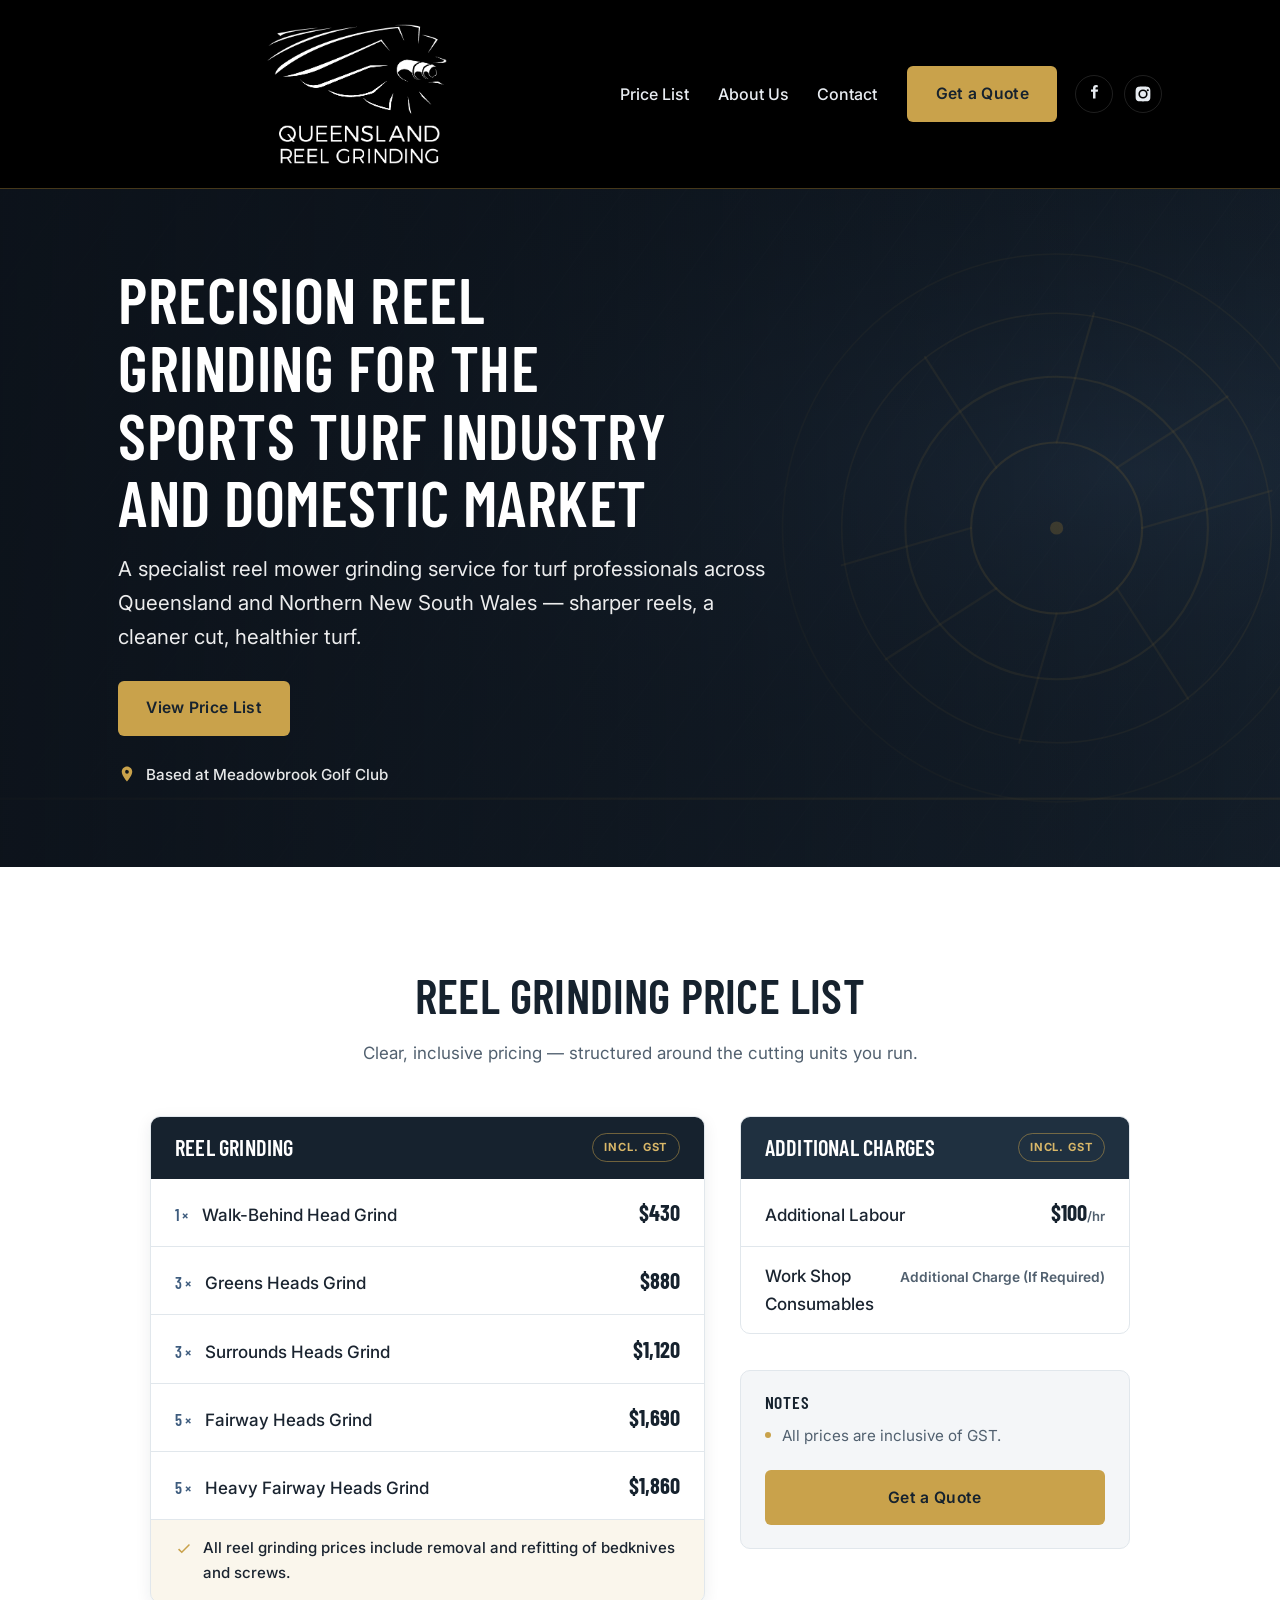
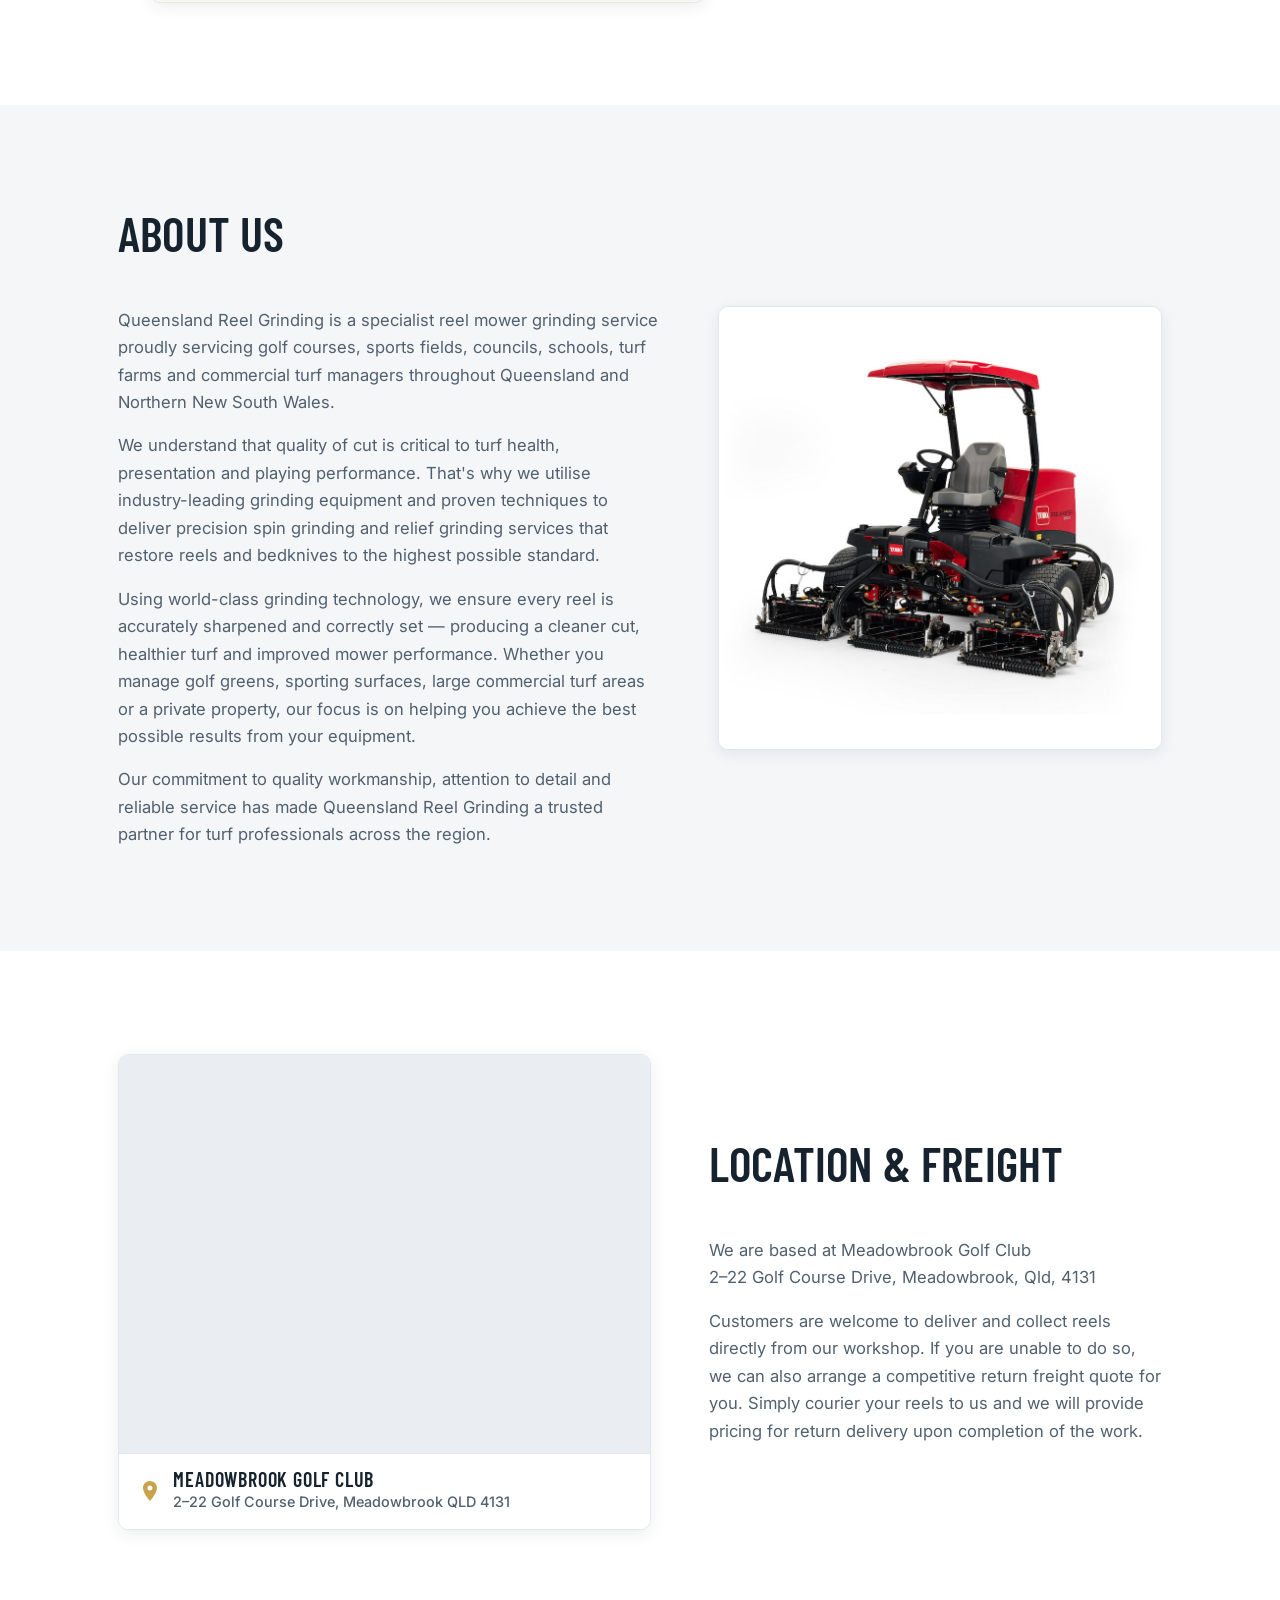
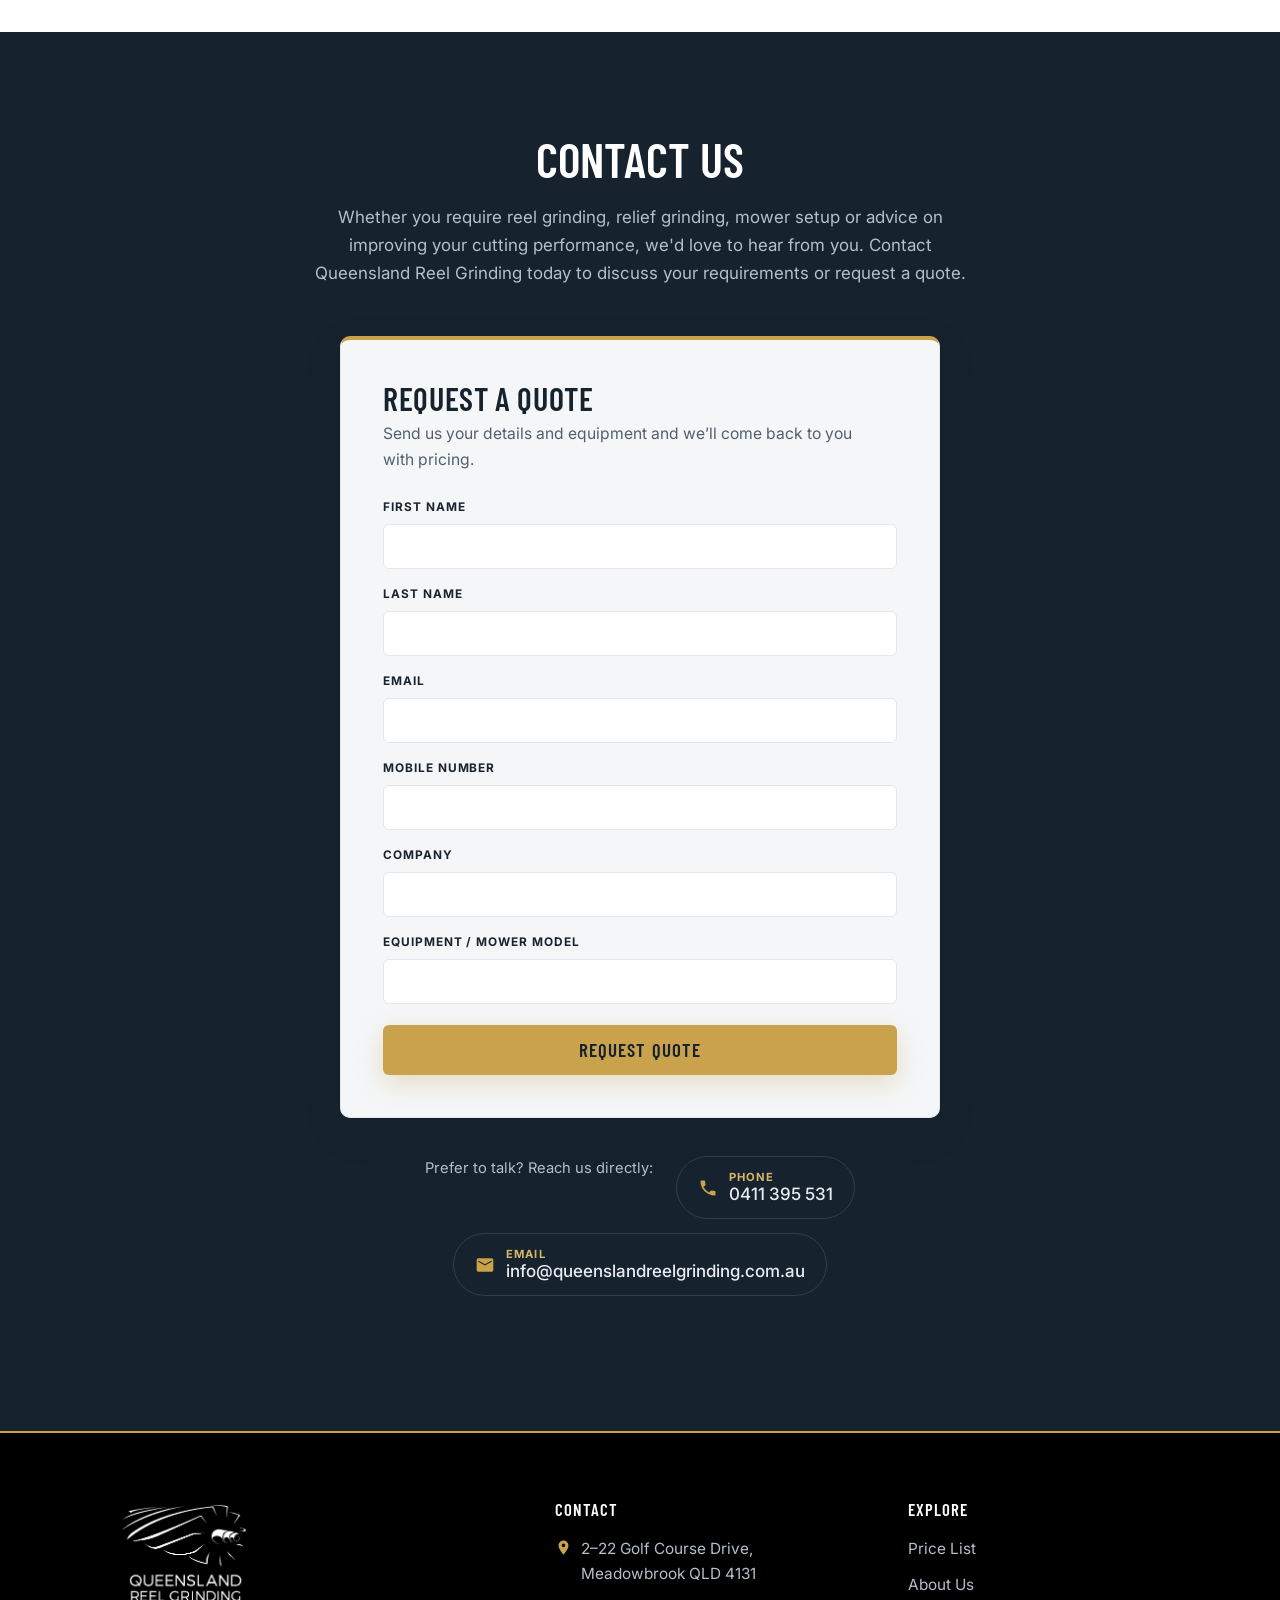
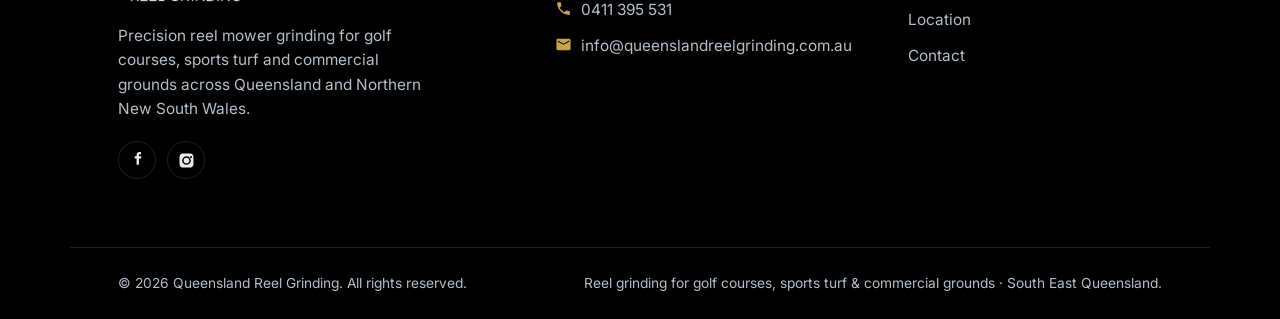
<file: index.html>
<!DOCTYPE html>
<html lang="en-AU">
<head>
  <meta charset="UTF-8">
  <meta name="viewport" content="width=device-width, initial-scale=1.0">
  <script>document.documentElement.className += ' js';</script>

  <title>Queensland Reel Grinding | Precision Reel Grinding for Golf Courses &amp; Turf</title>
  <meta name="description" content="Specialist reel mower grinding for golf courses, sports fields, councils and turf managers across Queensland and Northern NSW. Based at Meadowbrook. See our full price list and get a quote.">
  <meta name="author" content="Queensland Reel Grinding">
  <meta name="theme-color" content="#000000">

  <meta property="og:type" content="website">
  <meta property="og:title" content="Queensland Reel Grinding | Precision Reel Grinding for Golf Courses &amp; Turf">
  <meta property="og:description" content="Specialist reel mower grinding for golf courses, sports turf and commercial grounds across Queensland and Northern NSW. Based at Meadowbrook.">
  <meta property="og:site_name" content="Queensland Reel Grinding">
  <meta property="og:locale" content="en_AU">
  <meta property="og:image" content="assets/images/banner.svg">

  <link rel="icon" type="image/svg+xml"
    href="data:image/svg+xml,%3Csvg xmlns='http://www.w3.org/2000/svg' viewBox='0 0 32 32'%3E%3Crect width='32' height='32' rx='6' fill='%23000'/%3E%3Ccircle cx='16' cy='16' r='8' fill='none' stroke='%23C9A24B' stroke-width='2.5'/%3E%3Ccircle cx='16' cy='16' r='2.4' fill='%23C9A24B'/%3E%3C/svg%3E">

  <link rel="preconnect" href="https://fonts.googleapis.com">
  <link rel="preconnect" href="https://fonts.gstatic.com" crossorigin>
  <link href="https://fonts.googleapis.com/css2?family=Barlow+Condensed:wght@500;600;700&family=Inter:wght@400;500;600;700&display=swap" rel="stylesheet">

  <link rel="stylesheet" href="assets/css/style.css">
</head>
<body>

  <!-- ============================== HEADER ============================== -->
  <header class="site-header">
    <div class="header-inner">

      <a href="#top" class="brand" aria-label="Queensland Reel Grinding — home">
        <img src="assets/images/logo-trim.png" alt="Queensland Reel Grinding" class="brand__logo">
      </a>

      <nav class="main-nav" id="mainNav" aria-label="Primary">
        <ul class="nav-links">
          <li><a href="#pricing">Price List</a></li>
          <li><a href="#about">About Us</a></li>
          <li><a href="#contact">Contact</a></li>
        </ul>
        <div class="nav-actions">
          <a href="mailto:info@queenslandreelgrinding.com.au?subject=Quote%20Request" class="btn btn--gold">Get a Quote</a>
          <div class="social-links">
            <a href="https://www.facebook.com/" aria-label="Queensland Reel Grinding on Facebook" rel="noopener" target="_blank">
              <svg viewBox="0 0 24 24" aria-hidden="true"><path d="M14 9h3l.5-3H14V4.5c0-.86.28-1.5 1.6-1.5H17V.3A22 22 0 0 0 14.7 0C12.3 0 10.7 1.43 10.7 4.06V6H8v3h2.7v9H14V9z"/></svg>
            </a>
            <a href="https://www.instagram.com/" aria-label="Queensland Reel Grinding on Instagram" rel="noopener" target="_blank">
              <svg viewBox="0 0 24 24" aria-hidden="true"><path d="M12 2.16c3.2 0 3.58.01 4.85.07 1.17.05 1.8.25 2.23.41.56.22.96.48 1.38.9.42.42.68.82.9 1.38.16.42.36 1.06.41 2.23.06 1.27.07 1.65.07 4.85s-.01 3.58-.07 4.85c-.05 1.17-.25 1.8-.41 2.23-.22.56-.48.96-.9 1.38-.42.42-.82.68-1.38.9-.42.16-1.06.36-2.23.41-1.27.06-1.65.07-4.85.07s-3.58-.01-4.85-.07c-1.17-.05-1.8-.25-2.23-.41a3.7 3.7 0 0 1-1.38-.9 3.7 3.7 0 0 1-.9-1.38c-.16-.42-.36-1.06-.41-2.23C2.17 15.58 2.16 15.2 2.16 12s.01-3.58.07-4.85c.05-1.17.25-1.8.41-2.23.22-.56.48-.96.9-1.38.42-.42.82-.68 1.38-.9.42-.16 1.06-.36 2.23-.41C8.42 2.17 8.8 2.16 12 2.16zM12 5.84A6.16 6.16 0 1 0 18.16 12 6.16 6.16 0 0 0 12 5.84zm0 10.16A4 4 0 1 1 16 12a4 4 0 0 1-4 4zm6.41-10.4a1.44 1.44 0 1 0 1.44 1.44 1.44 1.44 0 0 0-1.44-1.44z"/></svg>
            </a>
          </div>
        </div>
      </nav>

      <button class="nav-toggle" id="navToggle" aria-label="Open menu" aria-controls="mainNav" aria-expanded="false">
        <span></span><span></span><span></span>
      </button>
    </div>
  </header>

  <main id="top">

    <!-- ============================== BANNER ============================== -->
    <section class="banner" id="home">
      <div class="banner__media">
        <img src="assets/images/banner.svg" alt="">
      </div>
      <div class="banner__overlay"></div>
      <div class="banner__inner container">
        <div class="banner__content">
          <h1>Precision Reel Grinding for the Sports Turf Industry and Domestic Market</h1>
          <p class="banner__lead">A specialist reel mower grinding service for turf professionals across Queensland and Northern New South Wales — sharper reels, a cleaner cut, healthier turf.</p>
          <div class="banner__cta">
            <a href="#pricing" class="btn btn--gold">View Price List</a>
          </div>
          <a class="banner__note" href="#location">
            <svg viewBox="0 0 24 24" aria-hidden="true"><path d="M12 2C8.13 2 5 5.13 5 9c0 5.25 7 13 7 13s7-7.75 7-13c0-3.87-3.13-7-7-7zm0 9.5A2.5 2.5 0 1 1 12 6.5a2.5 2.5 0 0 1 0 5z"/></svg>
            Based at Meadowbrook Golf Club
          </a>
        </div>
      </div>
    </section>

    <!-- ============================== PRICE LIST ============================== -->
    <section class="section pricing" id="pricing" aria-labelledby="pricing-title">
      <div class="container">
        <header class="block-head">
          <h2 id="pricing-title">Reel Grinding Price List</h2>
          <p>Clear, inclusive pricing — structured around the cutting units you run.</p>
        </header>

        <div class="price-layout">

          <div class="price-table">
            <div class="price-table__head">
              <h3>Reel Grinding</h3>
              <span class="badge">Incl. GST</span>
            </div>
            <ul class="price-lines">
              <li><span class="qty">1 ×</span><span class="label">Walk-Behind Head Grind</span><span class="price">$430</span></li>
              <li><span class="qty">3 ×</span><span class="label">Greens Heads Grind</span><span class="price">$880</span></li>
              <li><span class="qty">3 ×</span><span class="label">Surrounds Heads Grind</span><span class="price">$1,120</span></li>
              <li><span class="qty">5 ×</span><span class="label">Fairway Heads Grind</span><span class="price">$1,690</span></li>
              <li><span class="qty">5 ×</span><span class="label">Heavy Fairway Heads Grind</span><span class="price">$1,860</span></li>
            </ul>
            <p class="price-incl">
              <svg viewBox="0 0 24 24" aria-hidden="true"><path d="M9 16.2l-3.5-3.5L4 14.2 9 19l11-11-1.4-1.4z"/></svg>
              All reel grinding prices include removal and refitting of bedknives and screws.
            </p>
          </div>

          <aside class="price-aside">
            <div class="price-table price-table--sub">
              <div class="price-table__head price-table__head--sub">
                <h3>Additional Charges</h3>
                <span class="badge">Incl. GST</span>
              </div>
              <ul class="price-lines">
                <li><span class="label">Additional Labour</span><span class="price">$100<span class="unit">/hr</span></span></li>
                <li><span class="label">Work Shop Consumables</span><span class="price price--text">Additional Charge (If Required)</span></li>
              </ul>
            </div>

            <div class="price-notes">
              <h4>Notes</h4>
              <ul>
                <li>All prices are inclusive of GST.</li>
              </ul>
              <a href="mailto:info@queenslandreelgrinding.com.au?subject=Quote%20Request" class="btn btn--gold btn--block">Get a Quote</a>
            </div>
          </aside>

        </div>
      </div>
    </section>

    <!-- ============================== ABOUT ============================== -->
    <section class="section section--surface about" id="about" aria-labelledby="about-title">
      <div class="container about__grid">
        <div class="about__copy">
          <header class="block-head block-head--left">
            <h2 id="about-title">About Us</h2>
          </header>
          <p>Queensland Reel Grinding is a specialist reel mower grinding service proudly servicing golf courses, sports fields, councils, schools, turf farms and commercial turf managers throughout Queensland and Northern New South Wales.</p>
          <p>We understand that quality of cut is critical to turf health, presentation and playing performance. That's why we utilise industry-leading grinding equipment and proven techniques to deliver precision spin grinding and relief grinding services that restore reels and bedknives to the highest possible standard.</p>
          <p>Using world-class grinding technology, we ensure every reel is accurately sharpened and correctly set — producing a cleaner cut, healthier turf and improved mower performance. Whether you manage golf greens, sporting surfaces, large commercial turf areas or a private property, our focus is on helping you achieve the best possible results from your equipment.</p>
          <p>Our commitment to quality workmanship, attention to detail and reliable service has made Queensland Reel Grinding a trusted partner for turf professionals across the region.</p>
        </div>
        <figure class="machine-card about__machine">
          <img src="assets/images/toro-5500.jpg" alt="Toro Reelmaster 5500 fairway mower with five cutting units">
        </figure>
      </div>
    </section>

    <!-- ============================== LOCATION & FREIGHT ============================== -->
    <section class="section service" id="location" aria-labelledby="location-title">
      <div class="container service__grid">
        <figure class="service__map">
          <div class="map-frame">
            <iframe src="https://www.google.com/maps/embed?pb=!1m18!1m12!1m3!1d3533.9186855009452!2d153.1502002!3d-27.6579874!2m3!1f0!2f0!3f0!3m2!1i1024!2i768!4f13.1!3m3!1m2!1s0x6b9143d491ff53b1%3A0xf02a35bd720a560!2sMeadowbrook%20Golf%20Club!5e0!3m2!1sen!2sau!4v1781587761840!5m2!1sen!2sau"
              title="Map of Meadowbrook Golf Club, 2–22 Golf Course Drive, Meadowbrook QLD 4131"
              allowfullscreen loading="lazy" referrerpolicy="no-referrer-when-downgrade"></iframe>
          </div>
          <figcaption class="map-label">
            <svg viewBox="0 0 24 24" aria-hidden="true"><path d="M12 2C8.13 2 5 5.13 5 9c0 5.25 7 13 7 13s7-7.75 7-13c0-3.87-3.13-7-7-7zm0 9.5A2.5 2.5 0 1 1 12 6.5a2.5 2.5 0 0 1 0 5z"/></svg>
            <span><strong>Meadowbrook Golf Club</strong><span class="map-label__addr">2&ndash;22 Golf Course Drive, Meadowbrook QLD 4131</span></span>
          </figcaption>
        </figure>
        <div class="service__copy">
          <header class="block-head block-head--left">
            <h2 id="location-title">Location &amp; Freight</h2>
          </header>
          <p>We are based at Meadowbrook Golf Club<br>2&ndash;22 Golf Course Drive, Meadowbrook, Qld, 4131</p>
          <p>Customers are welcome to deliver and collect reels directly from our workshop. If you are unable to do so, we can also arrange a competitive return freight quote for you. Simply courier your reels to us and we will provide pricing for return delivery upon completion of the work.</p>
        </div>
      </div>
    </section>

    <!-- ============================== CONTACT ============================== -->
    <section class="section section--ink contact" id="contact" aria-labelledby="contact-title">
      <div class="container contact__inner">
        <header class="block-head">
          <h2 id="contact-title">Contact Us</h2>
          <p>Whether you require reel grinding, relief grinding, mower setup or advice on improving your cutting performance, we'd love to hear from you. Contact Queensland Reel Grinding today to discuss your requirements or request a quote.</p>
        </header>

        <div class="contact__form">
          <h3 class="contact__form-title">Request a Quote</h3>
          <p class="contact__form-sub">Send us your details and equipment and we&rsquo;ll come back to you with pricing.</p>

          <!-- ============ Ontraport Smart Form (embed) ============ -->
          <!-- NOTE: genbootstrap.php injector script intentionally removed — it
               rendered a duplicate form on top of the inline HTML below. The
               inline form + genjs-v3.php (html=false) renders once and submits. -->
          <link rel="stylesheet" href="//optassets.ontraport.com/opt_assets/static/css/moonrayform.paymentplandisplay.css" type="text/css" /><link rel="stylesheet" href="https://optassets.ontraport.com/opt_assets/css/form.default.min.css" type="text/css" /><link rel="stylesheet" href="https://forms.ontraport.com/v2.4/include/formEditor/gencss.php?uid=p2c223352f60" type="text/css" /><script type="text/javascript" src="https://forms.ontraport.com/v2.4/include/formEditor/genjs-v3.php?html=false&uid=p2c223352f60"></script><div class="moonray-form-p2c223352f60 ussr"><div class="moonray-form moonray-form-label-pos-stacked">
<form class="moonray-form-clearfix" action="https://forms.ontraport.com/v2.4/form_processor.php?" method="post" accept-charset="UTF-8">
<div class="moonray-form-element-wrapper moonray-form-element-wrapper-alignment-left moonray-form-input-type-text"><label for="mr-field-element-820096624218" class="moonray-form-label">First Name</label><input name="firstname" type="text" class="moonray-form-input" id="mr-field-element-820096624218" required value="" placeholder/></div>
<div class="moonray-form-element-wrapper moonray-form-element-wrapper-alignment-left moonray-form-input-type-text"><label for="mr-field-element-7498079153" class="moonray-form-label">Last Name</label><input name="lastname" type="text" class="moonray-form-input" id="mr-field-element-7498079153" required value="" placeholder/></div>
<div class="moonray-form-element-wrapper moonray-form-element-wrapper-alignment-left moonray-form-input-type-email"><label for="mr-field-element-860712563440" class="moonray-form-label">Email</label><input name="email" type="email" class="moonray-form-input" id="mr-field-element-860712563440" required value="" placeholder/></div>
<div class="moonray-form-element-wrapper moonray-form-element-wrapper-alignment-left moonray-form-input-type-tel"><label for="mr-field-element-579818721573" class="moonray-form-label">Mobile Number</label><input name="office_phone" required type="tel" class="moonray-form-input" id="mr-field-element-579818721573" value="" placeholder/></div>
<div class="moonray-form-element-wrapper moonray-form-element-wrapper-alignment-left moonray-form-input-type-text"><label for="mr-field-element-769416878480" class="moonray-form-label">Company</label><input name="company" required type="text" class="moonray-form-input" id="mr-field-element-769416878480" value="" placeholder/></div>
<div class="moonray-form-element-wrapper moonray-form-element-wrapper-alignment-left moonray-form-input-type-text"><label for="mr-field-element-175518730001" class="moonray-form-label">Equipment / Mower Model</label><input name="title" required type="text" class="moonray-form-input" id="mr-field-element-175518730001" value="" placeholder/></div>
<div class="moonray-form-element-wrapper moonray-form-element-wrapper-alignment-left moonray-form-input-type-submit"><input type="submit" name="submit-button" value="Request Quote" class="moonray-form-input" id="mr-field-element-797977897257" src/></div>
<div class="moonray-form-element-wrapper moonray-form-input-type-hidden"><input name="afft_" type="hidden" value=""/></div>
<div class="moonray-form-element-wrapper moonray-form-input-type-hidden"><input name="aff_" type="hidden" value=""/></div>
<div class="moonray-form-element-wrapper moonray-form-input-type-hidden"><input name="sess_" type="hidden" value=""/></div>
<div class="moonray-form-element-wrapper moonray-form-input-type-hidden"><input name="ref_" type="hidden" value=""/></div>
<div class="moonray-form-element-wrapper moonray-form-input-type-hidden"><input name="own_" type="hidden" value=""/></div>
<div class="moonray-form-element-wrapper moonray-form-input-type-hidden"><input name="oprid" type="hidden" value=""/></div>
<div class="moonray-form-element-wrapper moonray-form-input-type-hidden"><input name="contact_id" type="hidden" value=""/></div>
<div class="moonray-form-element-wrapper moonray-form-input-type-hidden"><input name="utm_source" type="hidden" value=""/></div>
<div class="moonray-form-element-wrapper moonray-form-input-type-hidden"><input name="utm_medium" type="hidden" value=""/></div>
<div class="moonray-form-element-wrapper moonray-form-input-type-hidden"><input name="utm_term" type="hidden" value=""/></div>
<div class="moonray-form-element-wrapper moonray-form-input-type-hidden"><input name="utm_content" type="hidden" value=""/></div>
<div class="moonray-form-element-wrapper moonray-form-input-type-hidden"><input name="utm_campaign" type="hidden" value=""/></div>
<div class="moonray-form-element-wrapper moonray-form-input-type-hidden"><input name="referral_page" type="hidden" value=""/></div>
<div class="moonray-form-element-wrapper moonray-form-input-type-hidden"><input name="_op_gclid" type="hidden" value=""/></div>
<div class="moonray-form-element-wrapper moonray-form-input-type-hidden"><input name="_op_gcid" type="hidden" value=""/></div>
<div class="moonray-form-element-wrapper moonray-form-input-type-hidden"><input name="_op_gsid" type="hidden" value=""/></div>
<div class="moonray-form-element-wrapper moonray-form-input-type-hidden"><input name="_op_gsn" type="hidden" value=""/></div>
<div class="moonray-form-element-wrapper moonray-form-input-type-hidden"><input name="_fbc" type="hidden" value=""/></div>
<div class="moonray-form-element-wrapper moonray-form-input-type-hidden"><input name="_fbp" type="hidden" value=""/></div>
<div class="moonray-form-element-wrapper moonray-form-input-type-hidden"><input name="_op_li_fat_id" type="hidden" value=""/></div>
<div class="moonray-form-element-wrapper moonray-form-input-type-hidden"><input name="uid" type="hidden" value="p2c223352f60"/></div>
<div class="moonray-form-element-wrapper moonray-form-input-type-hidden"><input name="uniquep2c223352f60" type="hidden" value="0"/></div>
<div class="moonray-form-element-wrapper moonray-form-input-type-hidden"><input name="mopsbbk" type="hidden" value="0FE7B56314E610E790359BD0:E4803DE704BD02DD55C59692"/></div>
<div class="moonray-form-element-wrapper moonray-form-input-type-hidden"><input name="mopbelg" type="hidden" value="0188108:8683B77EA77E8AF133915ECF:50D4ADFDA46849F7B2025801"/></div>
</form></div></div>
          <!-- ========== End Ontraport Smart Form ========== -->
        </div>

        <div class="contact__details">
          <p class="contact__details-label">Prefer to talk? Reach us directly:</p>
          <a class="contact__item" href="tel:0411395531">
            <svg viewBox="0 0 24 24" aria-hidden="true"><path d="M6.6 10.8a15 15 0 0 0 6.6 6.6l2.2-2.2a1 1 0 0 1 1-.25 11.4 11.4 0 0 0 3.6.6 1 1 0 0 1 1 1V20a1 1 0 0 1-1 1A17 17 0 0 1 3 4a1 1 0 0 1 1-1h3.5a1 1 0 0 1 1 1 11.4 11.4 0 0 0 .6 3.6 1 1 0 0 1-.25 1z"/></svg>
            <span><span class="contact__label">Phone</span>0411 395 531</span>
          </a>
          <a class="contact__item" href="mailto:info@queenslandreelgrinding.com.au?subject=Enquiry">
            <svg viewBox="0 0 24 24" aria-hidden="true"><path d="M4 4h16a2 2 0 0 1 2 2v12a2 2 0 0 1-2 2H4a2 2 0 0 1-2-2V6a2 2 0 0 1 2-2zm8 7L4 6.5V8l8 4.5L20 8V6.5z"/></svg>
            <span><span class="contact__label">Email</span>info@queenslandreelgrinding.com.au</span>
          </a>
        </div>
      </div>
    </section>

  </main>

  <!-- ============================== FOOTER ============================== -->
  <footer class="site-footer">
    <div class="container footer-top">
      <div class="footer-brand">
        <span class="footer-brand__logo">
          <img src="assets/images/logo-trim.png" alt="Queensland Reel Grinding">
        </span>
        <p>Precision reel mower grinding for golf courses, sports turf and commercial grounds across Queensland and Northern New South Wales.</p>
        <div class="footer-social">
          <a href="https://www.facebook.com/" aria-label="Queensland Reel Grinding on Facebook" rel="noopener" target="_blank">
            <svg viewBox="0 0 24 24" aria-hidden="true"><path d="M14 9h3l.5-3H14V4.5c0-.86.28-1.5 1.6-1.5H17V.3A22 22 0 0 0 14.7 0C12.3 0 10.7 1.43 10.7 4.06V6H8v3h2.7v9H14V9z"/></svg>
          </a>
          <a href="https://www.instagram.com/" aria-label="Queensland Reel Grinding on Instagram" rel="noopener" target="_blank">
            <svg viewBox="0 0 24 24" aria-hidden="true"><path d="M12 2.16c3.2 0 3.58.01 4.85.07 1.17.05 1.8.25 2.23.41.56.22.96.48 1.38.9.42.42.68.82.9 1.38.16.42.36 1.06.41 2.23.06 1.27.07 1.65.07 4.85s-.01 3.58-.07 4.85c-.05 1.17-.25 1.8-.41 2.23-.22.56-.48.96-.9 1.38-.42.42-.82.68-1.38.9-.42.16-1.06.36-2.23.41-1.27.06-1.65.07-4.85.07s-3.58-.01-4.85-.07c-1.17-.05-1.8-.25-2.23-.41a3.7 3.7 0 0 1-1.38-.9 3.7 3.7 0 0 1-.9-1.38c-.16-.42-.36-1.06-.41-2.23C2.17 15.58 2.16 15.2 2.16 12s.01-3.58.07-4.85c.05-1.17.25-1.8.41-2.23.22-.56.48-.96.9-1.38.42-.42.82-.68 1.38-.9.42-.16 1.06-.36 2.23-.41C8.42 2.17 8.8 2.16 12 2.16zM12 5.84A6.16 6.16 0 1 0 18.16 12 6.16 6.16 0 0 0 12 5.84zm0 10.16A4 4 0 1 1 16 12a4 4 0 0 1-4 4zm6.41-10.4a1.44 1.44 0 1 0 1.44 1.44 1.44 1.44 0 0 0-1.44-1.44z"/></svg>
          </a>
        </div>
      </div>

      <div class="footer-col footer-contact">
        <h4>Contact</h4>
        <ul>
          <li>
            <svg viewBox="0 0 24 24" aria-hidden="true"><path d="M12 2C8.13 2 5 5.13 5 9c0 5.25 7 13 7 13s7-7.75 7-13c0-3.87-3.13-7-7-7zm0 9.5A2.5 2.5 0 1 1 12 6.5a2.5 2.5 0 0 1 0 5z"/></svg>
            <span>2&ndash;22 Golf Course Drive,<br>Meadowbrook QLD 4131</span>
          </li>
          <li>
            <svg viewBox="0 0 24 24" aria-hidden="true"><path d="M6.6 10.8a15 15 0 0 0 6.6 6.6l2.2-2.2a1 1 0 0 1 1-.25 11.4 11.4 0 0 0 3.6.6 1 1 0 0 1 1 1V20a1 1 0 0 1-1 1A17 17 0 0 1 3 4a1 1 0 0 1 1-1h3.5a1 1 0 0 1 1 1 11.4 11.4 0 0 0 .6 3.6 1 1 0 0 1-.25 1z"/></svg>
            <a href="tel:0411395531">0411 395 531</a>
          </li>
          <li>
            <svg viewBox="0 0 24 24" aria-hidden="true"><path d="M4 4h16a2 2 0 0 1 2 2v12a2 2 0 0 1-2 2H4a2 2 0 0 1-2-2V6a2 2 0 0 1 2-2zm8 7L4 6.5V8l8 4.5L20 8V6.5z"/></svg>
            <a href="mailto:info@queenslandreelgrinding.com.au">info@queenslandreelgrinding.com.au</a>
          </li>
        </ul>
      </div>

      <div class="footer-col">
        <h4>Explore</h4>
        <ul>
          <li><a href="#pricing">Price List</a></li>
          <li><a href="#about">About Us</a></li>
          <li><a href="#location">Location</a></li>
          <li><a href="#contact">Contact</a></li>
        </ul>
      </div>
    </div>

    <div class="container footer-bottom">
      <span>&copy; <span id="year">2026</span> Queensland Reel Grinding. All rights reserved.</span>
      <span>Reel grinding for golf courses, sports turf &amp; commercial grounds &middot; South East Queensland.</span>
    </div>
  </footer>

  <!-- ============================== SCRIPT ============================== -->
  <script>
    (function () {
      var toggle = document.getElementById('navToggle');
      var nav = document.getElementById('mainNav');

      function closeNav() {
        nav.classList.remove('open');
        toggle.setAttribute('aria-expanded', 'false');
        toggle.setAttribute('aria-label', 'Open menu');
      }
      toggle.addEventListener('click', function () {
        var isOpen = nav.classList.toggle('open');
        toggle.setAttribute('aria-expanded', isOpen ? 'true' : 'false');
        toggle.setAttribute('aria-label', isOpen ? 'Close menu' : 'Open menu');
      });
      nav.querySelectorAll('a').forEach(function (link) {
        link.addEventListener('click', closeNav);
      });
      window.addEventListener('resize', function () {
        if (window.innerWidth > 980) closeNav();
      });

      var yearEl = document.getElementById('year');
      if (yearEl) yearEl.textContent = new Date().getFullYear();

      var revealEls = document.querySelectorAll('.reveal, .reveal-group');
      if ('IntersectionObserver' in window && revealEls.length) {
        var io = new IntersectionObserver(function (entries) {
          entries.forEach(function (entry) {
            if (entry.isIntersecting) {
              entry.target.classList.add('is-visible');
              io.unobserve(entry.target);
            }
          });
        }, { threshold: 0.15, rootMargin: '0px 0px -8% 0px' });
        revealEls.forEach(function (el) { io.observe(el); });
      } else {
        revealEls.forEach(function (el) { el.classList.add('is-visible'); });
      }

      var banner = document.querySelector('.banner');
      if (banner) {
        requestAnimationFrame(function () {
          requestAnimationFrame(function () { banner.classList.add('is-loaded'); });
        });
      }

      var header = document.querySelector('.site-header');
      function onScroll() {
        if (window.scrollY > 12) header.classList.add('scrolled');
        else header.classList.remove('scrolled');
      }
      window.addEventListener('scroll', onScroll, { passive: true });
      onScroll();
    })();
  </script>

</body>
</html>
</file>
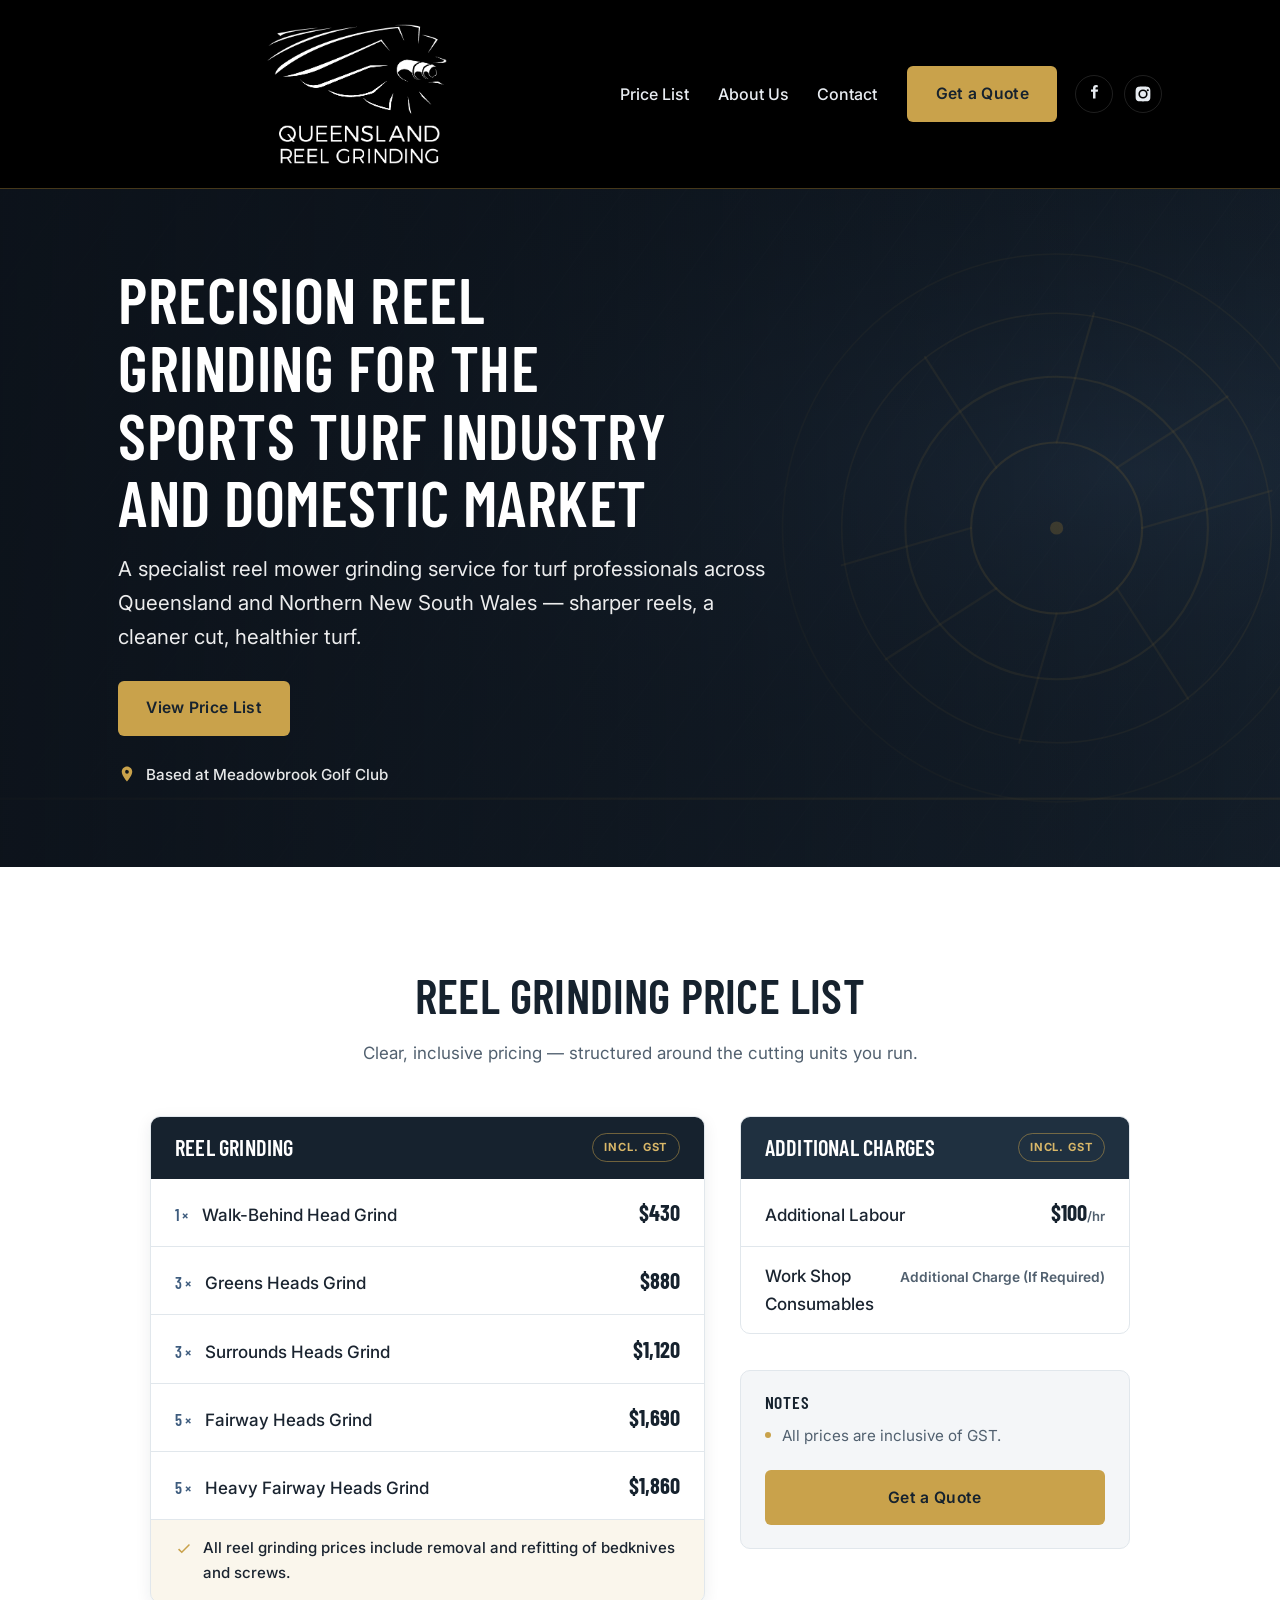
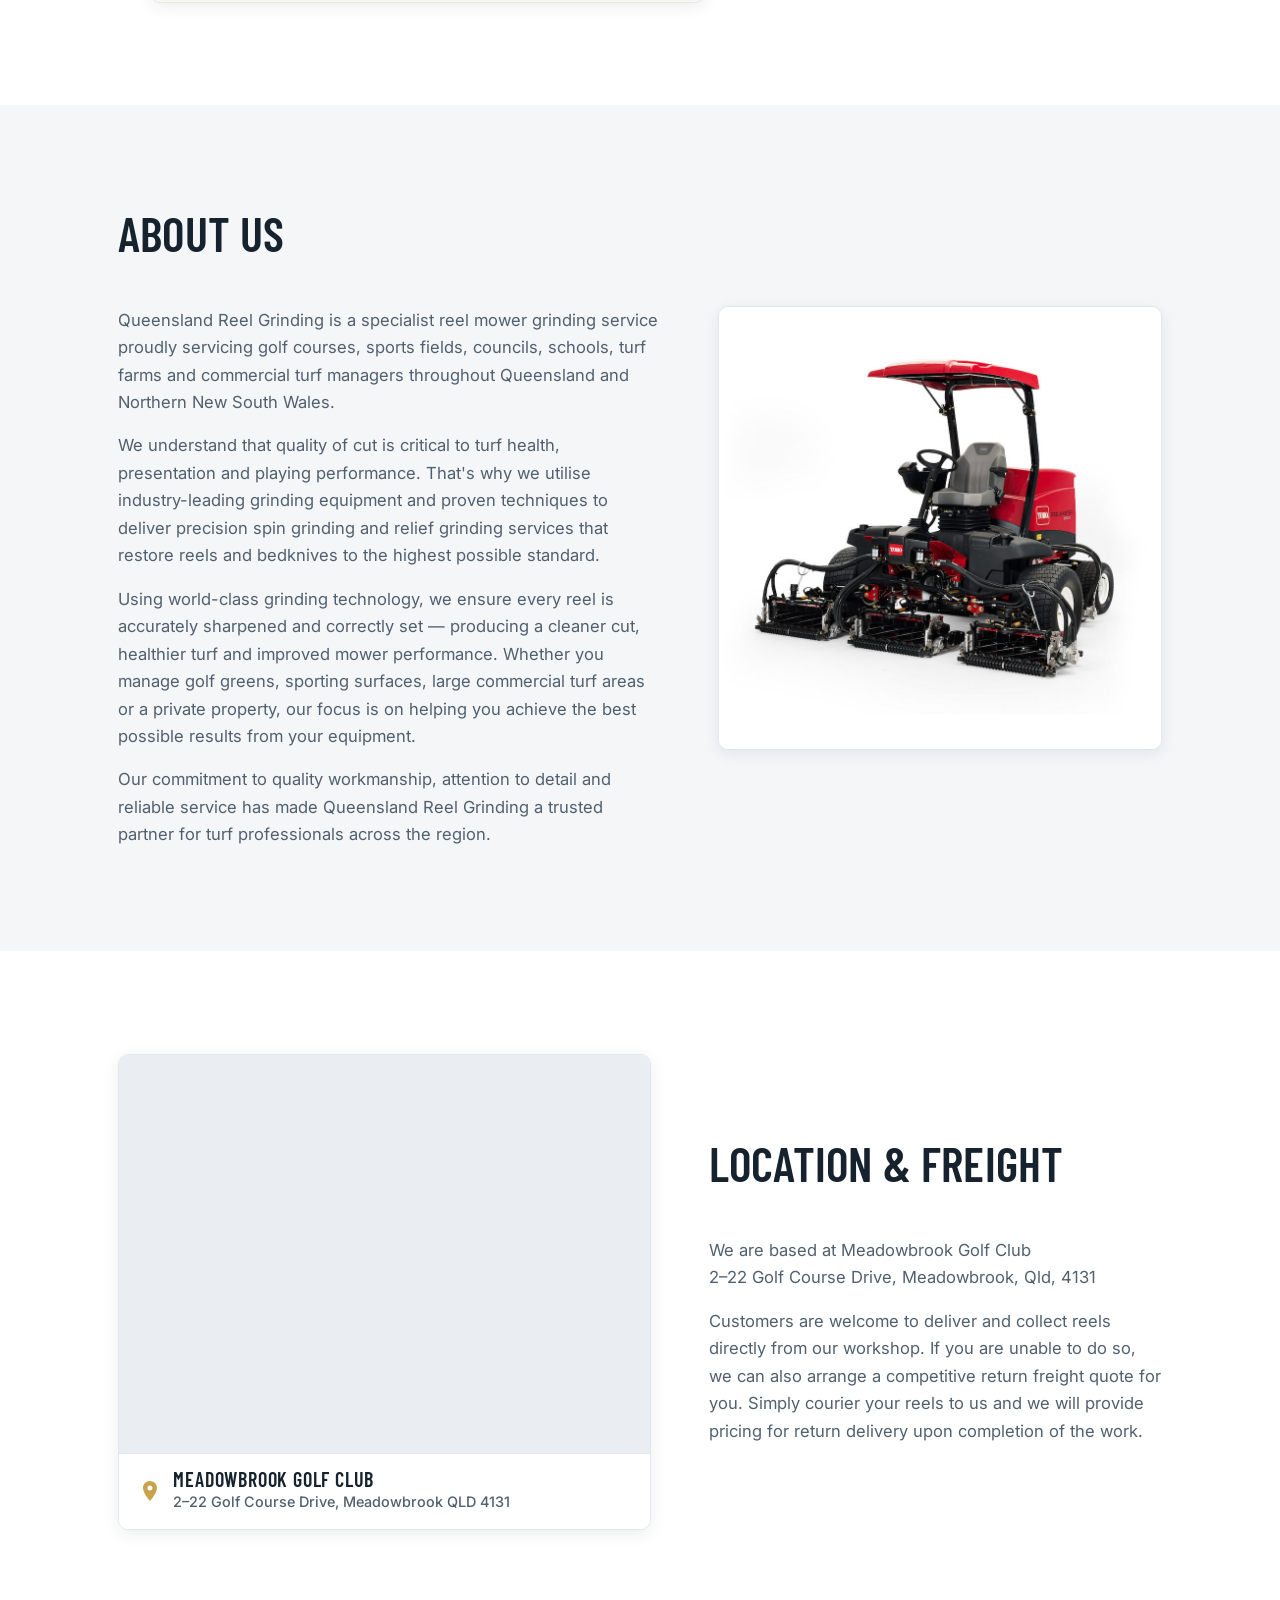
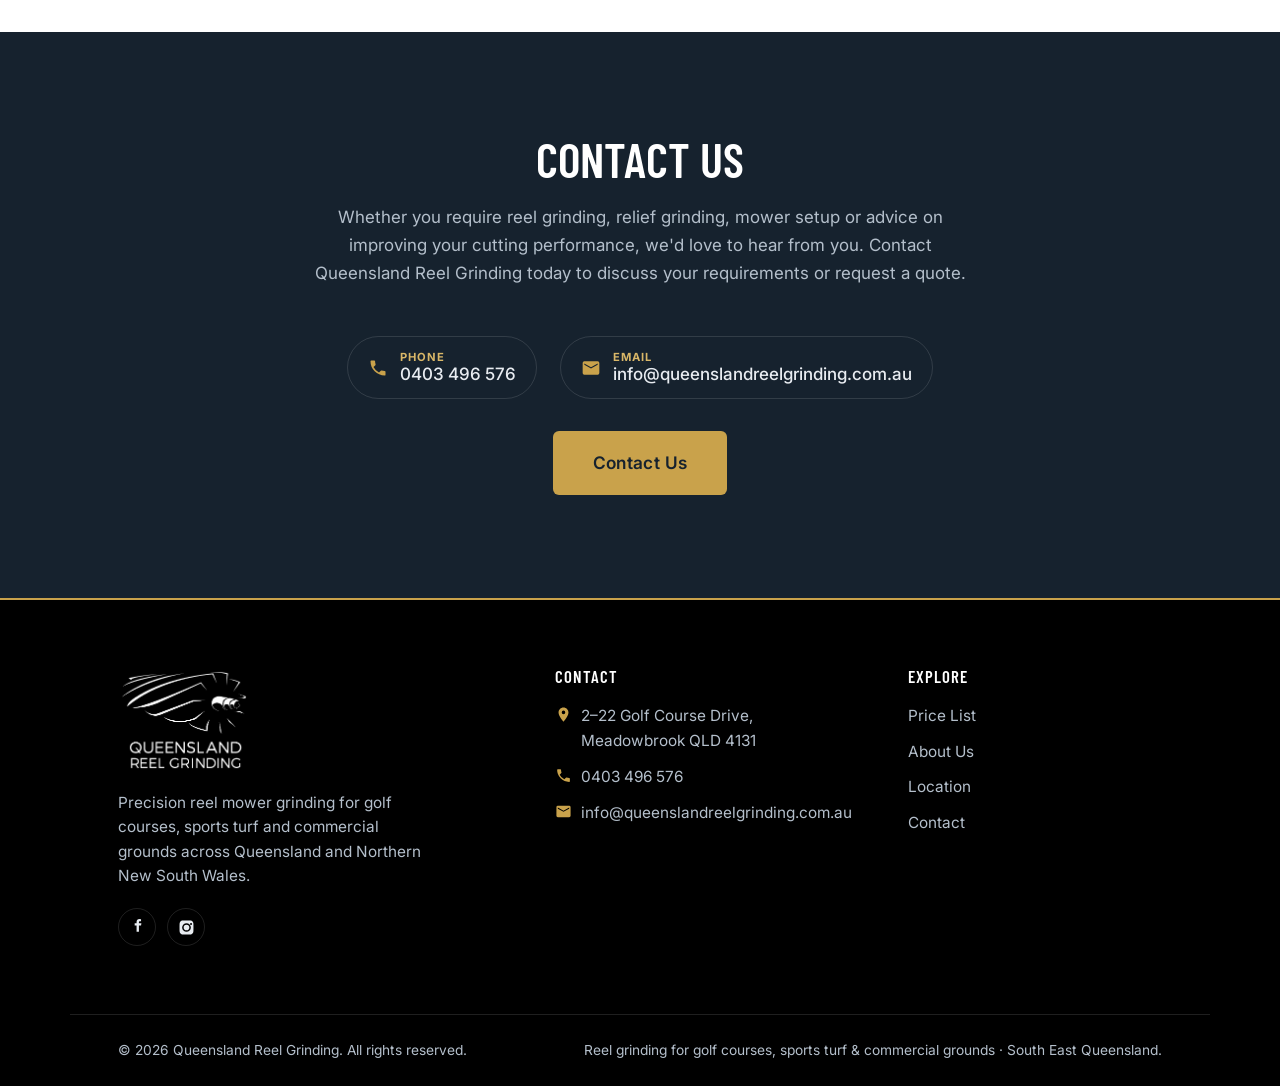
<file: queensland-reel-grinding-SEND.html>
<!DOCTYPE html>
<html lang="en-AU">
<head>
  <meta charset="UTF-8">
  <meta name="viewport" content="width=device-width, initial-scale=1.0">
  <script>document.documentElement.className += ' js';</script>

  <title>Queensland Reel Grinding | Precision Reel Grinding for Golf Courses &amp; Turf</title>
  <meta name="description" content="Specialist reel mower grinding for golf courses, sports fields, councils and turf managers across Queensland and Northern NSW. Based at Meadowbrook. See our full price list and get a quote.">
  <meta name="author" content="Queensland Reel Grinding">
  <meta name="theme-color" content="#000000">

  <meta property="og:type" content="website">
  <meta property="og:title" content="Queensland Reel Grinding | Precision Reel Grinding for Golf Courses &amp; Turf">
  <meta property="og:description" content="Specialist reel mower grinding for golf courses, sports turf and commercial grounds across Queensland and Northern NSW. Based at Meadowbrook.">
  <meta property="og:site_name" content="Queensland Reel Grinding">
  <meta property="og:locale" content="en_AU">
  <!-- og:image omitted in self-contained build -->

  <link rel="icon" type="image/svg+xml"
    href="data:image/svg+xml,%3Csvg xmlns='http://www.w3.org/2000/svg' viewBox='0 0 32 32'%3E%3Crect width='32' height='32' rx='6' fill='%23000'/%3E%3Ccircle cx='16' cy='16' r='8' fill='none' stroke='%23C9A24B' stroke-width='2.5'/%3E%3Ccircle cx='16' cy='16' r='2.4' fill='%23C9A24B'/%3E%3C/svg%3E">

  <link rel="preconnect" href="https://fonts.googleapis.com">
  <link rel="preconnect" href="https://fonts.gstatic.com" crossorigin>
  <link href="https://fonts.googleapis.com/css2?family=Barlow+Condensed:wght@500;600;700&family=Inter:wght@400;500;600;700&display=swap" rel="stylesheet">
  <style>
/* =================================================================
   Queensland Reel Grinding — Homepage Stylesheet
   Single-page build. Design system: steel · gold · maroon.
   Plain CSS, no frameworks. Breakpoints: 980px, 768px, 560px
   ================================================================= */

/* ---------- Design tokens ---------- */
:root {
  --ink:          #16222E;
  --ink-2:        #1F3040;
  --steel:        #3E5C7E;
  --steel-soft:   #5B7CA0;
  --maroon:       #6E1F2A;
  --maroon-deep:  #561620;
  --gold:         #C9A24B;
  --gold-bright:  #D9B768;

  --white:        #FFFFFF;
  --surface:      #F4F6F8;
  --surface-2:    #EAEEF2;
  --line:         #E1E7EC;
  --line-dark:    rgba(255,255,255,0.12);
  --silver:       #AEB7C0;

  --text:         #1A2430;
  --text-muted:   #51606F;   /* darkened for AA on light surfaces */
  --text-on-dark: #E8ECF1;
  --text-on-dark-muted: #B4BFCB;

  --font-display: 'Barlow Condensed', 'Arial Narrow', sans-serif;
  --font-body:    'Inter', -apple-system, BlinkMacSystemFont, 'Segoe UI', Roboto, Arial, sans-serif;

  --container:    1140px;
  --gutter:       clamp(20px, 5vw, 48px);
  --section-y:    clamp(56px, 8vw, 104px);
  --radius:       10px;
  --radius-sm:    6px;

  --ease-quart:   cubic-bezier(0.25, 1, 0.5, 1);
  --ease-quint:   cubic-bezier(0.22, 1, 0.36, 1);
  --ease-expo:    cubic-bezier(0.16, 1, 0.3, 1);

  --shadow-sm:    0 4px 16px rgba(22,34,46,0.08);
  --shadow-md:    0 14px 38px rgba(22,34,46,0.14);
  --shadow-gold:  0 8px 26px rgba(201,162,75,0.30);
  --header-h:     188px;
}

/* ---------- Reset / base ---------- */
*, *::before, *::after { box-sizing: border-box; }
html { scroll-behavior: smooth; scroll-padding-top: calc(var(--header-h) + 16px); }
body {
  margin: 0;
  font-family: var(--font-body);
  font-size: 17px;
  line-height: 1.65;
  color: var(--text);
  background: var(--white);
  -webkit-font-smoothing: antialiased;
  -moz-osx-font-smoothing: grayscale;
}
img { max-width: 100%; display: block; }
a { color: inherit; text-decoration: none; }
ul { margin: 0; padding: 0; list-style: none; }
h1, h2, h3, h4 {
  font-family: var(--font-display);
  font-weight: 600;
  line-height: 1.06;
  letter-spacing: 0.2px;
  margin: 0 0 0.4em;
  color: var(--ink);
  text-wrap: balance;
}
p { margin: 0 0 1rem; text-wrap: pretty; }

/* ---------- Layout helpers ---------- */
.container {
  width: 100%;
  max-width: var(--container);
  margin: 0 auto;
  padding-inline: var(--gutter);
}
.section { padding-block: var(--section-y); }
.section--surface { background: var(--surface); }
.section--ink { background: var(--ink); color: var(--text-on-dark); }
.section--ink h2 { color: var(--white); }

.block-head { max-width: 680px; margin: 0 auto clamp(28px, 4vw, 48px); text-align: center; }
.block-head h2 { font-size: clamp(1.9rem, 4.4vw, 3rem); text-transform: uppercase; }
.block-head p { color: var(--text-muted); font-size: 1.06rem; margin: 0.4rem 0 0; }
.section--ink .block-head p { color: var(--text-on-dark-muted); }
.block-head--left { margin-inline: 0; text-align: left; }

/* ---------- Buttons ---------- */
.btn {
  display: inline-flex;
  align-items: center;
  justify-content: center;
  gap: 0.55rem;
  padding: 0.85rem 1.7rem;
  font-family: var(--font-body);
  font-weight: 600;
  font-size: 0.98rem;
  letter-spacing: 0.02em;
  border: 1.5px solid transparent;
  border-radius: var(--radius-sm);
  cursor: pointer;
  transition: transform 0.16s ease, box-shadow 0.16s ease, background-color 0.16s ease, color 0.16s ease, border-color 0.16s ease;
  white-space: nowrap;
}
.btn:hover { transform: translateY(-2px); }
.btn:active { transform: translateY(0) scale(0.97); transition-duration: 0.06s; }
.btn--gold      { background: var(--gold); color: var(--ink); }
.btn--gold:hover{ background: var(--gold-bright); box-shadow: var(--shadow-gold); }
.btn--ghost-light { background: transparent; color: var(--white); border-color: rgba(255,255,255,0.5); }
.btn--ghost-light:hover { background: var(--white); color: var(--ink); border-color: var(--white); }
.btn--block { width: 100%; margin-top: 1.4rem; }
.btn--lg { padding: 1.05rem 2.4rem; font-size: 1.08rem; }

/* ===================================================================
   HEADER  — large logo centred between left edge and the nav
   =================================================================== */
.site-header {
  position: sticky;
  top: 0;
  z-index: 100;
  background: #000;
  border-bottom: 1px solid rgba(201,162,75,0.35);
  transition: box-shadow 0.25s var(--ease-quart);
}
.site-header.scrolled { box-shadow: 0 10px 30px rgba(0,0,0,0.35); }
.header-inner {
  display: flex;
  align-items: center;
  gap: 1.5rem;
  min-height: var(--header-h);
  max-width: var(--container);
  margin: 0 auto;
  padding-inline: var(--gutter);
  transition: min-height 0.25s var(--ease-quart);
}
.brand {
  flex: 1 1 auto;
  display: flex;
  justify-content: center;   /* centre logo between left edge and nav */
  align-items: center;
  min-width: 0;
}
.brand__logo {
  height: 150px;
  width: auto;
  transition: height 0.25s var(--ease-quart), transform 0.18s ease;
}
.brand:hover .brand__logo { transform: scale(1.03); }
/* Header stays a constant size on scroll (only a shadow appears) — resizing a
   sticky header on scroll causes layout jitter near the top of the page. */

.main-nav { flex: 0 0 auto; display: flex; align-items: center; gap: clamp(1rem, 2.4vw, 2.2rem); }
.nav-links { display: flex; align-items: center; gap: clamp(1rem, 2.2vw, 1.9rem); }
.nav-links a {
  font-weight: 500;
  font-size: 1rem;
  color: var(--text-on-dark);
  padding: 0.4rem 0;
  position: relative;
  transition: color 0.16s ease;
}
.nav-links a::after {
  content: "";
  position: absolute;
  left: 0; bottom: -2px;
  width: 0; height: 2px;
  background: var(--gold);
  transition: width 0.2s ease;
}
.nav-links a:hover { color: var(--white); }
.nav-links a:hover::after { width: 100%; }

.nav-actions { display: flex; align-items: center; gap: 1.1rem; }
.social-links { display: flex; align-items: center; gap: 0.7rem; }
.social-links a {
  display: inline-flex; align-items: center; justify-content: center;
  width: 38px; height: 38px;
  border-radius: 50%;
  border: 1px solid var(--line-dark);
  color: var(--text-on-dark);
  transition: background-color 0.16s ease, color 0.16s ease, border-color 0.16s ease, transform 0.16s ease;
}
.social-links a:hover { background: var(--gold); color: var(--ink); border-color: var(--gold); transform: translateY(-2px); }
.social-links svg { width: 18px; height: 18px; fill: currentColor; }

.nav-toggle {
  display: none;
  flex-direction: column;
  justify-content: center;
  gap: 5px;
  width: 46px; height: 46px;
  padding: 0;
  background: transparent;
  border: 1px solid var(--line-dark);
  border-radius: var(--radius-sm);
  cursor: pointer;
}
.nav-toggle span { display: block; width: 22px; height: 2px; margin: 0 auto; background: var(--white); transition: transform 0.25s ease, opacity 0.2s ease; }
.nav-toggle[aria-expanded="true"] span:nth-child(1) { transform: translateY(7px) rotate(45deg); }
.nav-toggle[aria-expanded="true"] span:nth-child(2) { opacity: 0; }
.nav-toggle[aria-expanded="true"] span:nth-child(3) { transform: translateY(-7px) rotate(-45deg); }

/* ===================================================================
   BANNER
   =================================================================== */
.banner {
  position: relative;
  min-height: clamp(420px, 64vh, 620px);
  display: flex;
  align-items: center;
  color: var(--white);
  overflow: hidden;
  background: var(--ink);
}
.banner__media { position: absolute; inset: 0; z-index: 0; }
.banner__media img { width: 100%; height: 100%; object-fit: cover; object-position: center; }
.banner__overlay {
  position: absolute; inset: 0; z-index: 1;
  background:
    linear-gradient(90deg, rgba(12,18,26,0.85) 0%, rgba(12,18,26,0.45) 55%, rgba(12,18,26,0.15) 100%),
    linear-gradient(180deg, rgba(12,18,26,0.30) 0%, rgba(12,18,26,0.55) 100%);
}
.banner__inner { position: relative; z-index: 2; padding-block: clamp(40px, 7vw, 76px); }
.banner__content { max-width: 660px; }
.banner h1 {
  color: var(--white);
  font-size: clamp(2.2rem, 5.4vw, 4rem);
  text-transform: uppercase;
  letter-spacing: 0.5px;
  margin-bottom: 1rem;
}
.banner h1 .accent { color: var(--gold); }
.banner__lead {
  font-size: clamp(1.05rem, 2vw, 1.28rem);
  color: rgba(255,255,255,0.92);
  max-width: 60ch;
  margin-bottom: 1.7rem;
}
.banner__cta { margin-bottom: 1.6rem; }
.banner__note {
  display: inline-flex; align-items: center; gap: 0.6rem;
  font-size: 0.95rem; font-weight: 500; margin: 0;
  color: rgba(255,255,255,0.9);
}
.banner__note svg { width: 18px; height: 18px; fill: var(--gold); flex-shrink: 0; }
a.banner__note { transition: color 0.16s ease; }
a.banner__note:hover { color: #fff; text-decoration: underline; text-underline-offset: 3px; }

/* ===================================================================
   PRICE LIST
   =================================================================== */
.price-layout {
  display: grid;
  grid-template-columns: 1.35fr 0.95fr;
  gap: clamp(1.4rem, 3vw, 2.2rem);
  align-items: start;
  max-width: 980px;
  margin: 0 auto;
}
.price-table {
  background: var(--white);
  border: 1px solid var(--line);
  border-radius: var(--radius);
  box-shadow: var(--shadow-sm);
  overflow: hidden;
}
.price-table__head {
  background: var(--ink);
  color: var(--white);
  padding: 1.05rem 1.5rem;
  display: flex; align-items: center; justify-content: space-between;
}
.price-table__head h3 { color: var(--white); margin: 0; font-size: 1.4rem; text-transform: uppercase; }
.price-table__head--sub { background: var(--ink-2); }
.badge {
  font-size: 0.7rem; font-weight: 700; letter-spacing: 0.08em; text-transform: uppercase;
  color: var(--gold-bright);
  border: 1px solid rgba(201,162,75,0.5);
  border-radius: 100px;
  padding: 0.25rem 0.7rem;
}
.price-lines li {
  display: grid;
  grid-template-columns: auto 1fr auto;
  align-items: baseline;
  gap: 0.4rem 0.9rem;
  padding: 0.95rem 1.5rem;
  border-bottom: 1px solid var(--line);
}
.price-lines li:last-child { border-bottom: 0; }
.price-lines .qty {
  font-family: var(--font-display);
  font-weight: 600; font-size: 1.02rem;
  color: var(--steel);
}
.price-lines .label { font-weight: 500; }
.price-lines .price {
  font-family: var(--font-display);
  font-weight: 700; font-size: 1.4rem;
  color: var(--ink);
  white-space: nowrap;
}
.price-lines .price .unit {
  font-family: var(--font-body);
  font-size: 0.82rem; font-weight: 600; color: var(--text-muted);
}
.price-lines .price--text {
  font-family: var(--font-body);
  font-size: 0.86rem; font-weight: 600; letter-spacing: 0;
  color: var(--text-muted); text-align: right;
}
.price-incl {
  display: flex; align-items: flex-start; gap: 0.6rem;
  margin: 0;
  padding: 1rem 1.5rem;
  background: rgba(201,162,75,0.10);
  border-top: 1px solid var(--line);
  font-size: 0.94rem; font-weight: 500; color: var(--text);
}
.price-incl svg { width: 18px; height: 18px; fill: var(--gold); flex-shrink: 0; margin-top: 3px; }

.price-aside { display: grid; gap: clamp(1.4rem, 3vw, 2.2rem); }
.price-table--sub { box-shadow: none; }
.price-table--sub .price-lines li { grid-template-columns: 1fr auto; }
.price-notes {
  background: var(--surface);
  border: 1px solid var(--line);
  border-radius: var(--radius);
  padding: 1.4rem 1.5rem;
}
.price-notes h4 {
  font-size: 1.1rem; text-transform: uppercase; letter-spacing: 0.04em;
  margin-bottom: 0.7rem;
}
.price-notes ul { display: grid; gap: 0.55rem; }
.price-notes li {
  position: relative;
  padding-left: 1.1rem;
  font-size: 0.95rem; color: var(--text-muted);
}
.price-notes li::before {
  content: ""; position: absolute; left: 0; top: 0.62em;
  width: 6px; height: 6px; border-radius: 50%; background: var(--gold);
}

/* ===================================================================
   ABOUT
   =================================================================== */
.about__grid {
  display: grid;
  grid-template-columns: 1.1fr 0.9fr;
  gap: clamp(2rem, 5vw, 3.6rem);
  align-items: center;
}
.about__copy p { color: var(--text-muted); font-size: 1.04rem; }
.about__copy p:last-child { margin-bottom: 0; }
.about__machine { margin: 0; }
.machine-card {
  margin: 0;
  background: #fff;
  border: 1px solid var(--line);
  border-radius: var(--radius);
  box-shadow: var(--shadow-sm);
  overflow: hidden;
}
.machine-card img { width: 100%; height: auto; display: block; background: #fff; }
.machine-card figcaption {
  display: flex;
  align-items: center;
  gap: 0.55rem;
  padding: 0.75rem 1.1rem;
  border-top: 1px solid var(--line);
  font-family: var(--font-display);
  font-size: 1.05rem;
  letter-spacing: 0.04em;
  text-transform: uppercase;
  color: var(--ink);
}
.machine-card figcaption::before {
  content: "";
  width: 8px; height: 8px; border-radius: 50%;
  background: var(--gold);
  flex-shrink: 0;
}

/* ===================================================================
   SERVICE AREA
   =================================================================== */
.service__grid {
  display: grid;
  grid-template-columns: 1fr 0.85fr;
  gap: clamp(2rem, 5vw, 3.6rem);
  align-items: center;
}
.service__map {
  margin: 0;
  border-radius: var(--radius);
  overflow: hidden;
  border: 1px solid var(--line);
  box-shadow: var(--shadow-sm);
}
.service__map img { width: 100%; height: auto; }
.map-frame { position: relative; aspect-ratio: 4 / 3; background: var(--surface-2); }
.map-frame iframe { position: absolute; inset: 0; width: 100%; height: 100%; border: 0; display: block; }
.map-label {
  display: flex; align-items: center; gap: 0.7rem;
  padding: 0.9rem 1.2rem;
  background: #fff;
  border-top: 1px solid var(--line);
}
.map-label svg { width: 24px; height: 24px; fill: var(--gold); flex-shrink: 0; }
.map-label strong {
  display: block;
  font-family: var(--font-display);
  font-size: 1.25rem; font-weight: 600;
  letter-spacing: 0.04em; text-transform: uppercase;
  color: var(--ink); line-height: 1.1;
}
.map-label__addr { display: block; font-size: 0.9rem; color: var(--text-muted); font-weight: 500; }
.service__copy p { color: var(--text-muted); font-size: 1.04rem; max-width: 56ch; }
.service__copy p:last-child { margin-bottom: 0; }

/* ===================================================================
   CONTACT
   =================================================================== */
.contact__inner { max-width: 760px; margin: 0 auto; text-align: center; }
.contact__inner .block-head p { color: var(--text-on-dark-muted); }
.contact__details {
  display: flex; flex-wrap: wrap; justify-content: center;
  gap: 0.9rem 1.4rem;
  margin: 0.4rem 0 2rem;
}
.contact__item {
  display: inline-flex; align-items: center; gap: 0.7rem;
  padding: 0.8rem 1.3rem;
  border: 1px solid var(--line-dark);
  border-radius: 100px;
  color: var(--text-on-dark);
  font-weight: 500;
  transition: border-color 0.16s ease, background-color 0.16s ease, transform 0.16s ease;
}
.contact__item:hover { border-color: var(--gold); background: rgba(201,162,75,0.08); transform: translateY(-2px); }
.contact__item svg { width: 20px; height: 20px; fill: var(--gold); flex-shrink: 0; }
.contact__item span { display: flex; flex-direction: column; text-align: left; line-height: 1.25; }
.contact__label {
  font-size: 0.7rem; font-weight: 700; letter-spacing: 0.1em; text-transform: uppercase;
  color: var(--gold-bright);
}

/* ===================================================================
   FOOTER
   =================================================================== */
.site-footer { background: #000; color: var(--text-on-dark-muted); border-top: 2px solid var(--gold); }
.footer-top {
  display: grid;
  grid-template-columns: 1.5fr 1fr 1fr;
  gap: clamp(2rem, 5vw, 3.5rem);
  padding-block: clamp(44px, 6vw, 68px);
}
.footer-brand__logo { display: inline-flex; background: #000; margin-bottom: 1.2rem; }
.footer-brand__logo img { height: 104px; width: auto; }
.footer-brand p { font-size: 0.96rem; line-height: 1.6; max-width: 320px; }
.footer-col h4 { color: var(--white); font-size: 1.05rem; letter-spacing: 0.06em; text-transform: uppercase; margin-bottom: 1.1rem; }
.footer-col ul { display: grid; gap: 0.65rem; }
.footer-col a, .footer-col li { font-size: 0.96rem; color: var(--text-on-dark-muted); transition: color 0.16s ease; }
.footer-col a:hover { color: var(--gold-bright); }
.footer-contact li { display: flex; align-items: flex-start; gap: 0.6rem; }
.footer-contact svg { width: 17px; height: 17px; fill: var(--gold); flex-shrink: 0; margin-top: 3px; }
.footer-social { display: flex; gap: 0.7rem; margin-top: 1.2rem; }
.footer-social a {
  display: inline-flex; align-items: center; justify-content: center;
  width: 38px; height: 38px; border-radius: 50%;
  border: 1px solid var(--line-dark); color: var(--text-on-dark);
  transition: background-color 0.16s ease, color 0.16s ease, transform 0.16s ease;
}
.footer-social a:hover { background: var(--gold); color: var(--ink); transform: translateY(-2px); }
.footer-social svg { width: 17px; height: 17px; fill: currentColor; }
.footer-bottom {
  border-top: 1px solid var(--line-dark);
  padding-block: 1.5rem;
  display: flex; flex-wrap: wrap; gap: 0.6rem 1.5rem;
  align-items: center; justify-content: space-between;
  font-size: 0.86rem;
}

/* ===================================================================
   MOTION  — content visible by default; enhanced once JS adds .js
   =================================================================== */
.js .reveal { opacity: 0; transform: translateY(20px); transition: opacity 0.6s var(--ease-quint), transform 0.6s var(--ease-quint); }
.js .reveal.is-visible { opacity: 1; transform: none; }

.js .banner__content > * { opacity: 0; transform: translateY(22px); transition: opacity 0.8s var(--ease-expo), transform 0.8s var(--ease-expo); }
.js .banner h1            { transition-delay: 0.12s; }
.js .banner__lead         { transition-delay: 0.26s; }
.js .banner__cta          { transition-delay: 0.40s; }
.js .banner__note         { transition-delay: 0.52s; }
.js .banner.is-loaded .banner__content > * { opacity: 1; transform: none; }
.js .banner__media img { transform: scale(1.06); transition: transform 14s ease-out; }
.js .banner.is-loaded .banner__media img { transform: scale(1); }

@media (prefers-reduced-motion: reduce) {
  .js .reveal,
  .js .banner__content > *,
  .js .banner__media img {
    opacity: 1 !important; transform: none !important; transition: none !important;
  }
}

/* ===================================================================
   RESPONSIVE
   =================================================================== */
@media (max-width: 980px) {
  :root { --header-h: 112px; }
  .brand { flex: 0 0 auto; justify-content: flex-start; }
  .brand__logo, .site-header.scrolled .brand__logo { height: 84px; }
  .site-header.scrolled .header-inner { min-height: 112px; }
  .header-inner { justify-content: space-between; }

  .price-layout { grid-template-columns: 1fr; max-width: 620px; }
  .about__grid { grid-template-columns: 1fr; }
  .service__grid { grid-template-columns: 1fr; }
  .service__map { order: -1; max-width: 620px; margin-inline: auto; }
  .footer-top { grid-template-columns: 1fr 1fr; }
  .footer-brand { grid-column: 1 / -1; }

  .nav-toggle { display: flex; }
  .main-nav {
    position: absolute;
    top: var(--header-h);
    left: 0; right: 0;
    flex-direction: column;
    align-items: stretch;
    gap: 0;
    background: var(--ink);
    border-top: 1px solid var(--line-dark);
    border-bottom: 1px solid var(--line-dark);
    padding: 0.6rem var(--gutter) 1.4rem;
    max-height: 0; overflow: hidden; opacity: 0;
    transform: translateY(-8px); pointer-events: none;
    transition: max-height 0.3s ease, opacity 0.25s ease, transform 0.25s ease;
  }
  .main-nav.open { max-height: 420px; opacity: 1; transform: translateY(0); pointer-events: auto; }
  .nav-links { flex-direction: column; align-items: stretch; gap: 0; }
  .nav-links a { padding: 0.95rem 0; border-bottom: 1px solid var(--line-dark); font-size: 1.05rem; }
  .nav-links a::after { display: none; }
  .nav-actions { flex-direction: column; align-items: stretch; gap: 1rem; margin-top: 1.2rem; }
  .nav-actions .btn { width: 100%; }
  .social-links { justify-content: center; }
}

@media (max-width: 768px) {
  body { font-size: 16px; }
  .footer-bottom { justify-content: center; text-align: center; }
}

@media (max-width: 560px) {
  .footer-top { grid-template-columns: 1fr; }
  .banner__cta .btn { width: 100%; }
  .price-lines li { grid-template-columns: auto 1fr; }
  .price-lines .price { grid-column: 2; justify-self: end; }
  :root { --header-h: 94px; }
  .brand__logo, .site-header.scrolled .brand__logo { height: 66px; }
}

@media (prefers-reduced-motion: reduce) {
  html { scroll-behavior: auto; }
  *, *::before, *::after { transition: none !important; }
}

  </style>
</head>
<body>

  <!-- ============================== HEADER ============================== -->
  <header class="site-header">
    <div class="header-inner">

      <a href="#top" class="brand" aria-label="Queensland Reel Grinding — home">
        <img src="[data-uri]" alt="Queensland Reel Grinding" class="brand__logo">
      </a>

      <nav class="main-nav" id="mainNav" aria-label="Primary">
        <ul class="nav-links">
          <li><a href="#pricing">Price List</a></li>
          <li><a href="#about">About Us</a></li>
          <li><a href="#contact">Contact</a></li>
        </ul>
        <div class="nav-actions">
          <a href="mailto:info@queenslandreelgrinding.com.au?subject=Quote%20Request" class="btn btn--gold">Get a Quote</a>
          <div class="social-links">
            <a href="https://www.facebook.com/" aria-label="Queensland Reel Grinding on Facebook" rel="noopener" target="_blank">
              <svg viewBox="0 0 24 24" aria-hidden="true"><path d="M14 9h3l.5-3H14V4.5c0-.86.28-1.5 1.6-1.5H17V.3A22 22 0 0 0 14.7 0C12.3 0 10.7 1.43 10.7 4.06V6H8v3h2.7v9H14V9z"/></svg>
            </a>
            <a href="https://www.instagram.com/" aria-label="Queensland Reel Grinding on Instagram" rel="noopener" target="_blank">
              <svg viewBox="0 0 24 24" aria-hidden="true"><path d="M12 2.16c3.2 0 3.58.01 4.85.07 1.17.05 1.8.25 2.23.41.56.22.96.48 1.38.9.42.42.68.82.9 1.38.16.42.36 1.06.41 2.23.06 1.27.07 1.65.07 4.85s-.01 3.58-.07 4.85c-.05 1.17-.25 1.8-.41 2.23-.22.56-.48.96-.9 1.38-.42.42-.82.68-1.38.9-.42.16-1.06.36-2.23.41-1.27.06-1.65.07-4.85.07s-3.58-.01-4.85-.07c-1.17-.05-1.8-.25-2.23-.41a3.7 3.7 0 0 1-1.38-.9 3.7 3.7 0 0 1-.9-1.38c-.16-.42-.36-1.06-.41-2.23C2.17 15.58 2.16 15.2 2.16 12s.01-3.58.07-4.85c.05-1.17.25-1.8.41-2.23.22-.56.48-.96.9-1.38.42-.42.82-.68 1.38-.9.42-.16 1.06-.36 2.23-.41C8.42 2.17 8.8 2.16 12 2.16zM12 5.84A6.16 6.16 0 1 0 18.16 12 6.16 6.16 0 0 0 12 5.84zm0 10.16A4 4 0 1 1 16 12a4 4 0 0 1-4 4zm6.41-10.4a1.44 1.44 0 1 0 1.44 1.44 1.44 1.44 0 0 0-1.44-1.44z"/></svg>
            </a>
          </div>
        </div>
      </nav>

      <button class="nav-toggle" id="navToggle" aria-label="Open menu" aria-controls="mainNav" aria-expanded="false">
        <span></span><span></span><span></span>
      </button>
    </div>
  </header>

  <main id="top">

    <!-- ============================== BANNER ============================== -->
    <section class="banner" id="home">
      <div class="banner__media">
        <img src="data:image/svg+xml,%3Csvg%20xmlns%3D%22http%3A%2F%2Fwww.w3.org%2F2000%2Fsvg%22%20viewBox%3D%220%200%201600%20620%22%20preserveAspectRatio%3D%22xMidYMid%20slice%22%20role%3D%22img%22%20aria-label%3D%22Precision%20reel%20grinding%20%E2%80%94%20machined%20steel%20motif%22%3E%0A%20%20%3Cdefs%3E%0A%20%20%20%20%3ClinearGradient%20id%3D%22steel%22%20x1%3D%220%22%20y1%3D%220%22%20x2%3D%221%22%20y2%3D%221%22%3E%0A%20%20%20%20%20%20%3Cstop%20offset%3D%220%22%20stop-color%3D%22%230C141C%22%2F%3E%0A%20%20%20%20%20%20%3Cstop%20offset%3D%220.5%22%20stop-color%3D%22%2316222E%22%2F%3E%0A%20%20%20%20%20%20%3Cstop%20offset%3D%221%22%20stop-color%3D%22%231F3040%22%2F%3E%0A%20%20%20%20%3C%2FlinearGradient%3E%0A%20%20%20%20%3CradialGradient%20id%3D%22glow%22%20cx%3D%220.78%22%20cy%3D%220.42%22%20r%3D%220.55%22%3E%0A%20%20%20%20%20%20%3Cstop%20offset%3D%220%22%20stop-color%3D%22%233E5C7E%22%20stop-opacity%3D%220.45%22%2F%3E%0A%20%20%20%20%20%20%3Cstop%20offset%3D%221%22%20stop-color%3D%22%2316222E%22%20stop-opacity%3D%220%22%2F%3E%0A%20%20%20%20%3C%2FradialGradient%3E%0A%20%20%20%20%3Cpattern%20id%3D%22mill%22%20width%3D%2246%22%20height%3D%2246%22%20patternTransform%3D%22rotate(35)%22%20patternUnits%3D%22userSpaceOnUse%22%3E%0A%20%20%20%20%20%20%3Cline%20x1%3D%220%22%20y1%3D%220%22%20x2%3D%220%22%20y2%3D%2246%22%20stroke%3D%22%23ffffff%22%20stroke-opacity%3D%220.035%22%20stroke-width%3D%221%22%2F%3E%0A%20%20%20%20%3C%2Fpattern%3E%0A%20%20%3C%2Fdefs%3E%0A%0A%20%20%3Crect%20width%3D%221600%22%20height%3D%22620%22%20fill%3D%22url(%23steel)%22%2F%3E%0A%20%20%3Crect%20width%3D%221600%22%20height%3D%22620%22%20fill%3D%22url(%23glow)%22%2F%3E%0A%20%20%3Crect%20width%3D%221600%22%20height%3D%22620%22%20fill%3D%22url(%23mill)%22%2F%3E%0A%0A%20%20%3C!--%20Concentric%20reel%20%2F%20grinding-wheel%20motif%2C%20right%20side%20--%3E%0A%20%20%3Cg%20transform%3D%22translate(1180%20310)%22%20fill%3D%22none%22%20stroke%3D%22%23C9A24B%22%3E%0A%20%20%20%20%3Ccircle%20r%3D%22250%22%20stroke-opacity%3D%220.10%22%20stroke-width%3D%221.5%22%2F%3E%0A%20%20%20%20%3Ccircle%20r%3D%22196%22%20stroke-opacity%3D%220.16%22%20stroke-width%3D%221.5%22%2F%3E%0A%20%20%20%20%3Ccircle%20r%3D%22138%22%20stroke-opacity%3D%220.22%22%20stroke-width%3D%222%22%2F%3E%0A%20%20%20%20%3Ccircle%20r%3D%2278%22%20%20stroke-opacity%3D%220.30%22%20stroke-width%3D%222%22%2F%3E%0A%20%20%20%20%3Ccircle%20r%3D%226%22%20fill%3D%22%23C9A24B%22%20stroke%3D%22none%22%20fill-opacity%3D%220.55%22%2F%3E%0A%20%20%20%20%3C!--%20helical%20reel%20blades%20--%3E%0A%20%20%20%20%3Cg%20stroke%3D%22%23C9A24B%22%20stroke-opacity%3D%220.18%22%20stroke-width%3D%222%22%20stroke-linecap%3D%22round%22%3E%0A%20%20%20%20%20%20%3Cline%20x1%3D%2278%22%20y1%3D%220%22%20x2%3D%22196%22%20y2%3D%22-34%22%2F%3E%0A%20%20%20%20%20%20%3Cline%20x1%3D%2255%22%20y1%3D%2255%22%20x2%3D%22120%22%20y2%3D%22156%22%2F%3E%0A%20%20%20%20%20%20%3Cline%20x1%3D%220%22%20y1%3D%2278%22%20x2%3D%22-34%22%20y2%3D%22196%22%2F%3E%0A%20%20%20%20%20%20%3Cline%20x1%3D%22-55%22%20y1%3D%2255%22%20x2%3D%22-156%22%20y2%3D%22120%22%2F%3E%0A%20%20%20%20%20%20%3Cline%20x1%3D%22-78%22%20y1%3D%220%22%20x2%3D%22-196%22%20y2%3D%2234%22%2F%3E%0A%20%20%20%20%20%20%3Cline%20x1%3D%22-55%22%20y1%3D%22-55%22%20x2%3D%22-120%22%20y2%3D%22-156%22%2F%3E%0A%20%20%20%20%20%20%3Cline%20x1%3D%220%22%20y1%3D%22-78%22%20x2%3D%2234%22%20y2%3D%22-196%22%2F%3E%0A%20%20%20%20%20%20%3Cline%20x1%3D%2255%22%20y1%3D%22-55%22%20x2%3D%22156%22%20y2%3D%22-120%22%2F%3E%0A%20%20%20%20%3C%2Fg%3E%0A%20%20%3C%2Fg%3E%0A%0A%20%20%3C!--%20thin%20gold%20horizon%20accent%20--%3E%0A%20%20%3Crect%20x%3D%220%22%20y%3D%22556%22%20width%3D%221600%22%20height%3D%222%22%20fill%3D%22%23C9A24B%22%20fill-opacity%3D%220.25%22%2F%3E%0A%3C%2Fsvg%3E%0A" alt="">
      </div>
      <div class="banner__overlay"></div>
      <div class="banner__inner container">
        <div class="banner__content">
          <h1>Precision Reel Grinding for the Sports Turf Industry and Domestic Market</h1>
          <p class="banner__lead">A specialist reel mower grinding service for turf professionals across Queensland and Northern New South Wales — sharper reels, a cleaner cut, healthier turf.</p>
          <div class="banner__cta">
            <a href="#pricing" class="btn btn--gold">View Price List</a>
          </div>
          <a class="banner__note" href="#location">
            <svg viewBox="0 0 24 24" aria-hidden="true"><path d="M12 2C8.13 2 5 5.13 5 9c0 5.25 7 13 7 13s7-7.75 7-13c0-3.87-3.13-7-7-7zm0 9.5A2.5 2.5 0 1 1 12 6.5a2.5 2.5 0 0 1 0 5z"/></svg>
            Based at Meadowbrook Golf Club
          </a>
        </div>
      </div>
    </section>

    <!-- ============================== PRICE LIST ============================== -->
    <section class="section pricing" id="pricing" aria-labelledby="pricing-title">
      <div class="container">
        <header class="block-head">
          <h2 id="pricing-title">Reel Grinding Price List</h2>
          <p>Clear, inclusive pricing — structured around the cutting units you run.</p>
        </header>

        <div class="price-layout">

          <div class="price-table">
            <div class="price-table__head">
              <h3>Reel Grinding</h3>
              <span class="badge">Incl. GST</span>
            </div>
            <ul class="price-lines">
              <li><span class="qty">1 ×</span><span class="label">Walk-Behind Head Grind</span><span class="price">$430</span></li>
              <li><span class="qty">3 ×</span><span class="label">Greens Heads Grind</span><span class="price">$880</span></li>
              <li><span class="qty">3 ×</span><span class="label">Surrounds Heads Grind</span><span class="price">$1,120</span></li>
              <li><span class="qty">5 ×</span><span class="label">Fairway Heads Grind</span><span class="price">$1,690</span></li>
              <li><span class="qty">5 ×</span><span class="label">Heavy Fairway Heads Grind</span><span class="price">$1,860</span></li>
            </ul>
            <p class="price-incl">
              <svg viewBox="0 0 24 24" aria-hidden="true"><path d="M9 16.2l-3.5-3.5L4 14.2 9 19l11-11-1.4-1.4z"/></svg>
              All reel grinding prices include removal and refitting of bedknives and screws.
            </p>
          </div>

          <aside class="price-aside">
            <div class="price-table price-table--sub">
              <div class="price-table__head price-table__head--sub">
                <h3>Additional Charges</h3>
                <span class="badge">Incl. GST</span>
              </div>
              <ul class="price-lines">
                <li><span class="label">Additional Labour</span><span class="price">$100<span class="unit">/hr</span></span></li>
                <li><span class="label">Work Shop Consumables</span><span class="price price--text">Additional Charge (If Required)</span></li>
              </ul>
            </div>

            <div class="price-notes">
              <h4>Notes</h4>
              <ul>
                <li>All prices are inclusive of GST.</li>
              </ul>
              <a href="mailto:info@queenslandreelgrinding.com.au?subject=Quote%20Request" class="btn btn--gold btn--block">Get a Quote</a>
            </div>
          </aside>

        </div>
      </div>
    </section>

    <!-- ============================== ABOUT ============================== -->
    <section class="section section--surface about" id="about" aria-labelledby="about-title">
      <div class="container about__grid">
        <div class="about__copy">
          <header class="block-head block-head--left">
            <h2 id="about-title">About Us</h2>
          </header>
          <p>Queensland Reel Grinding is a specialist reel mower grinding service proudly servicing golf courses, sports fields, councils, schools, turf farms and commercial turf managers throughout Queensland and Northern New South Wales.</p>
          <p>We understand that quality of cut is critical to turf health, presentation and playing performance. That's why we utilise industry-leading grinding equipment and proven techniques to deliver precision spin grinding and relief grinding services that restore reels and bedknives to the highest possible standard.</p>
          <p>Using world-class grinding technology, we ensure every reel is accurately sharpened and correctly set — producing a cleaner cut, healthier turf and improved mower performance. Whether you manage golf greens, sporting surfaces, large commercial turf areas or a private property, our focus is on helping you achieve the best possible results from your equipment.</p>
          <p>Our commitment to quality workmanship, attention to detail and reliable service has made Queensland Reel Grinding a trusted partner for turf professionals across the region.</p>
        </div>
        <figure class="machine-card about__machine">
          <img src="[data-uri]" alt="Toro Reelmaster 5500 fairway mower with five cutting units">
        </figure>
      </div>
    </section>

    <!-- ============================== LOCATION & FREIGHT ============================== -->
    <section class="section service" id="location" aria-labelledby="location-title">
      <div class="container service__grid">
        <figure class="service__map">
          <div class="map-frame">
            <iframe src="https://www.google.com/maps/embed?pb=!1m18!1m12!1m3!1d3533.9186855009452!2d153.1502002!3d-27.6579874!2m3!1f0!2f0!3f0!3m2!1i1024!2i768!4f13.1!3m3!1m2!1s0x6b9143d491ff53b1%3A0xf02a35bd720a560!2sMeadowbrook%20Golf%20Club!5e0!3m2!1sen!2sau!4v1781587761840!5m2!1sen!2sau"
              title="Map of Meadowbrook Golf Club, 2–22 Golf Course Drive, Meadowbrook QLD 4131"
              allowfullscreen loading="lazy" referrerpolicy="no-referrer-when-downgrade"></iframe>
          </div>
          <figcaption class="map-label">
            <svg viewBox="0 0 24 24" aria-hidden="true"><path d="M12 2C8.13 2 5 5.13 5 9c0 5.25 7 13 7 13s7-7.75 7-13c0-3.87-3.13-7-7-7zm0 9.5A2.5 2.5 0 1 1 12 6.5a2.5 2.5 0 0 1 0 5z"/></svg>
            <span><strong>Meadowbrook Golf Club</strong><span class="map-label__addr">2&ndash;22 Golf Course Drive, Meadowbrook QLD 4131</span></span>
          </figcaption>
        </figure>
        <div class="service__copy">
          <header class="block-head block-head--left">
            <h2 id="location-title">Location &amp; Freight</h2>
          </header>
          <p>We are based at Meadowbrook Golf Club<br>2&ndash;22 Golf Course Drive, Meadowbrook, Qld, 4131</p>
          <p>Customers are welcome to deliver and collect reels directly from our workshop. If you are unable to do so, we can also arrange a competitive return freight quote for you. Simply courier your reels to us and we will provide pricing for return delivery upon completion of the work.</p>
        </div>
      </div>
    </section>

    <!-- ============================== CONTACT ============================== -->
    <section class="section section--ink contact" id="contact" aria-labelledby="contact-title">
      <div class="container contact__inner">
        <header class="block-head">
          <h2 id="contact-title">Contact Us</h2>
          <p>Whether you require reel grinding, relief grinding, mower setup or advice on improving your cutting performance, we'd love to hear from you. Contact Queensland Reel Grinding today to discuss your requirements or request a quote.</p>
        </header>
        <div class="contact__details">
          <a class="contact__item" href="tel:0403496576">
            <svg viewBox="0 0 24 24" aria-hidden="true"><path d="M6.6 10.8a15 15 0 0 0 6.6 6.6l2.2-2.2a1 1 0 0 1 1-.25 11.4 11.4 0 0 0 3.6.6 1 1 0 0 1 1 1V20a1 1 0 0 1-1 1A17 17 0 0 1 3 4a1 1 0 0 1 1-1h3.5a1 1 0 0 1 1 1 11.4 11.4 0 0 0 .6 3.6 1 1 0 0 1-.25 1z"/></svg>
            <span><span class="contact__label">Phone</span>0403 496 576</span>
          </a>
          <a class="contact__item" href="mailto:info@queenslandreelgrinding.com.au?subject=Enquiry">
            <svg viewBox="0 0 24 24" aria-hidden="true"><path d="M4 4h16a2 2 0 0 1 2 2v12a2 2 0 0 1-2 2H4a2 2 0 0 1-2-2V6a2 2 0 0 1 2-2zm8 7L4 6.5V8l8 4.5L20 8V6.5z"/></svg>
            <span><span class="contact__label">Email</span>info@queenslandreelgrinding.com.au</span>
          </a>
        </div>
        <a href="mailto:info@queenslandreelgrinding.com.au?subject=Enquiry" class="btn btn--gold btn--lg">Contact Us</a>
      </div>
    </section>

  </main>

  <!-- ============================== FOOTER ============================== -->
  <footer class="site-footer">
    <div class="container footer-top">
      <div class="footer-brand">
        <span class="footer-brand__logo">
          <img src="[data-uri]" alt="Queensland Reel Grinding">
        </span>
        <p>Precision reel mower grinding for golf courses, sports turf and commercial grounds across Queensland and Northern New South Wales.</p>
        <div class="footer-social">
          <a href="https://www.facebook.com/" aria-label="Queensland Reel Grinding on Facebook" rel="noopener" target="_blank">
            <svg viewBox="0 0 24 24" aria-hidden="true"><path d="M14 9h3l.5-3H14V4.5c0-.86.28-1.5 1.6-1.5H17V.3A22 22 0 0 0 14.7 0C12.3 0 10.7 1.43 10.7 4.06V6H8v3h2.7v9H14V9z"/></svg>
          </a>
          <a href="https://www.instagram.com/" aria-label="Queensland Reel Grinding on Instagram" rel="noopener" target="_blank">
            <svg viewBox="0 0 24 24" aria-hidden="true"><path d="M12 2.16c3.2 0 3.58.01 4.85.07 1.17.05 1.8.25 2.23.41.56.22.96.48 1.38.9.42.42.68.82.9 1.38.16.42.36 1.06.41 2.23.06 1.27.07 1.65.07 4.85s-.01 3.58-.07 4.85c-.05 1.17-.25 1.8-.41 2.23-.22.56-.48.96-.9 1.38-.42.42-.82.68-1.38.9-.42.16-1.06.36-2.23.41-1.27.06-1.65.07-4.85.07s-3.58-.01-4.85-.07c-1.17-.05-1.8-.25-2.23-.41a3.7 3.7 0 0 1-1.38-.9 3.7 3.7 0 0 1-.9-1.38c-.16-.42-.36-1.06-.41-2.23C2.17 15.58 2.16 15.2 2.16 12s.01-3.58.07-4.85c.05-1.17.25-1.8.41-2.23.22-.56.48-.96.9-1.38.42-.42.82-.68 1.38-.9.42-.16 1.06-.36 2.23-.41C8.42 2.17 8.8 2.16 12 2.16zM12 5.84A6.16 6.16 0 1 0 18.16 12 6.16 6.16 0 0 0 12 5.84zm0 10.16A4 4 0 1 1 16 12a4 4 0 0 1-4 4zm6.41-10.4a1.44 1.44 0 1 0 1.44 1.44 1.44 1.44 0 0 0-1.44-1.44z"/></svg>
          </a>
        </div>
      </div>

      <div class="footer-col footer-contact">
        <h4>Contact</h4>
        <ul>
          <li>
            <svg viewBox="0 0 24 24" aria-hidden="true"><path d="M12 2C8.13 2 5 5.13 5 9c0 5.25 7 13 7 13s7-7.75 7-13c0-3.87-3.13-7-7-7zm0 9.5A2.5 2.5 0 1 1 12 6.5a2.5 2.5 0 0 1 0 5z"/></svg>
            <span>2&ndash;22 Golf Course Drive,<br>Meadowbrook QLD 4131</span>
          </li>
          <li>
            <svg viewBox="0 0 24 24" aria-hidden="true"><path d="M6.6 10.8a15 15 0 0 0 6.6 6.6l2.2-2.2a1 1 0 0 1 1-.25 11.4 11.4 0 0 0 3.6.6 1 1 0 0 1 1 1V20a1 1 0 0 1-1 1A17 17 0 0 1 3 4a1 1 0 0 1 1-1h3.5a1 1 0 0 1 1 1 11.4 11.4 0 0 0 .6 3.6 1 1 0 0 1-.25 1z"/></svg>
            <a href="tel:0403496576">0403 496 576</a>
          </li>
          <li>
            <svg viewBox="0 0 24 24" aria-hidden="true"><path d="M4 4h16a2 2 0 0 1 2 2v12a2 2 0 0 1-2 2H4a2 2 0 0 1-2-2V6a2 2 0 0 1 2-2zm8 7L4 6.5V8l8 4.5L20 8V6.5z"/></svg>
            <a href="mailto:info@queenslandreelgrinding.com.au">info@queenslandreelgrinding.com.au</a>
          </li>
        </ul>
      </div>

      <div class="footer-col">
        <h4>Explore</h4>
        <ul>
          <li><a href="#pricing">Price List</a></li>
          <li><a href="#about">About Us</a></li>
          <li><a href="#location">Location</a></li>
          <li><a href="#contact">Contact</a></li>
        </ul>
      </div>
    </div>

    <div class="container footer-bottom">
      <span>&copy; <span id="year">2026</span> Queensland Reel Grinding. All rights reserved.</span>
      <span>Reel grinding for golf courses, sports turf &amp; commercial grounds &middot; South East Queensland.</span>
    </div>
  </footer>

  <!-- ============================== SCRIPT ============================== -->
  <script>
    (function () {
      var toggle = document.getElementById('navToggle');
      var nav = document.getElementById('mainNav');

      function closeNav() {
        nav.classList.remove('open');
        toggle.setAttribute('aria-expanded', 'false');
        toggle.setAttribute('aria-label', 'Open menu');
      }
      toggle.addEventListener('click', function () {
        var isOpen = nav.classList.toggle('open');
        toggle.setAttribute('aria-expanded', isOpen ? 'true' : 'false');
        toggle.setAttribute('aria-label', isOpen ? 'Close menu' : 'Open menu');
      });
      nav.querySelectorAll('a').forEach(function (link) {
        link.addEventListener('click', closeNav);
      });
      window.addEventListener('resize', function () {
        if (window.innerWidth > 980) closeNav();
      });

      var yearEl = document.getElementById('year');
      if (yearEl) yearEl.textContent = new Date().getFullYear();

      var revealEls = document.querySelectorAll('.reveal, .reveal-group');
      if ('IntersectionObserver' in window && revealEls.length) {
        var io = new IntersectionObserver(function (entries) {
          entries.forEach(function (entry) {
            if (entry.isIntersecting) {
              entry.target.classList.add('is-visible');
              io.unobserve(entry.target);
            }
          });
        }, { threshold: 0.15, rootMargin: '0px 0px -8% 0px' });
        revealEls.forEach(function (el) { io.observe(el); });
      } else {
        revealEls.forEach(function (el) { el.classList.add('is-visible'); });
      }

      var banner = document.querySelector('.banner');
      if (banner) {
        requestAnimationFrame(function () {
          requestAnimationFrame(function () { banner.classList.add('is-loaded'); });
        });
      }

      var header = document.querySelector('.site-header');
      function onScroll() {
        if (window.scrollY > 12) header.classList.add('scrolled');
        else header.classList.remove('scrolled');
      }
      window.addEventListener('scroll', onScroll, { passive: true });
      onScroll();
    })();
  </script>

</body>
</html>
</file>
<file: assets/css/style.css>
/* =================================================================
   Queensland Reel Grinding — Homepage Stylesheet
   Single-page build. Design system: steel · gold · maroon.
   Plain CSS, no frameworks. Breakpoints: 980px, 768px, 560px
   ================================================================= */

/* ---------- Design tokens ---------- */
:root {
  --ink:          #16222E;
  --ink-2:        #1F3040;
  --steel:        #3E5C7E;
  --steel-soft:   #5B7CA0;
  --maroon:       #6E1F2A;
  --maroon-deep:  #561620;
  --gold:         #C9A24B;
  --gold-bright:  #D9B768;

  --white:        #FFFFFF;
  --surface:      #F4F6F8;
  --surface-2:    #EAEEF2;
  --line:         #E1E7EC;
  --line-dark:    rgba(255,255,255,0.12);
  --silver:       #AEB7C0;

  --text:         #1A2430;
  --text-muted:   #51606F;   /* darkened for AA on light surfaces */
  --text-on-dark: #E8ECF1;
  --text-on-dark-muted: #B4BFCB;

  --font-display: 'Barlow Condensed', 'Arial Narrow', sans-serif;
  --font-body:    'Inter', -apple-system, BlinkMacSystemFont, 'Segoe UI', Roboto, Arial, sans-serif;

  --container:    1140px;
  --gutter:       clamp(20px, 5vw, 48px);
  --section-y:    clamp(56px, 8vw, 104px);
  --radius:       10px;
  --radius-sm:    6px;

  --ease-quart:   cubic-bezier(0.25, 1, 0.5, 1);
  --ease-quint:   cubic-bezier(0.22, 1, 0.36, 1);
  --ease-expo:    cubic-bezier(0.16, 1, 0.3, 1);

  --shadow-sm:    0 4px 16px rgba(22,34,46,0.08);
  --shadow-md:    0 14px 38px rgba(22,34,46,0.14);
  --shadow-gold:  0 8px 26px rgba(201,162,75,0.30);
  --header-h:     188px;
}

/* ---------- Reset / base ---------- */
*, *::before, *::after { box-sizing: border-box; }
html { scroll-behavior: smooth; scroll-padding-top: calc(var(--header-h) + 16px); }
body {
  margin: 0;
  font-family: var(--font-body);
  font-size: 17px;
  line-height: 1.65;
  color: var(--text);
  background: var(--white);
  -webkit-font-smoothing: antialiased;
  -moz-osx-font-smoothing: grayscale;
}
img { max-width: 100%; display: block; }
a { color: inherit; text-decoration: none; }
ul { margin: 0; padding: 0; list-style: none; }
h1, h2, h3, h4 {
  font-family: var(--font-display);
  font-weight: 600;
  line-height: 1.06;
  letter-spacing: 0.2px;
  margin: 0 0 0.4em;
  color: var(--ink);
  text-wrap: balance;
}
p { margin: 0 0 1rem; text-wrap: pretty; }

/* ---------- Layout helpers ---------- */
.container {
  width: 100%;
  max-width: var(--container);
  margin: 0 auto;
  padding-inline: var(--gutter);
}
.section { padding-block: var(--section-y); }
.section--surface { background: var(--surface); }
.section--ink { background: var(--ink); color: var(--text-on-dark); }
.section--ink h2 { color: var(--white); }

.block-head { max-width: 680px; margin: 0 auto clamp(28px, 4vw, 48px); text-align: center; }
.block-head h2 { font-size: clamp(1.9rem, 4.4vw, 3rem); text-transform: uppercase; }
.block-head p { color: var(--text-muted); font-size: 1.06rem; margin: 0.4rem 0 0; }
.section--ink .block-head p { color: var(--text-on-dark-muted); }
.block-head--left { margin-inline: 0; text-align: left; }

/* ---------- Buttons ---------- */
.btn {
  display: inline-flex;
  align-items: center;
  justify-content: center;
  gap: 0.55rem;
  padding: 0.85rem 1.7rem;
  font-family: var(--font-body);
  font-weight: 600;
  font-size: 0.98rem;
  letter-spacing: 0.02em;
  border: 1.5px solid transparent;
  border-radius: var(--radius-sm);
  cursor: pointer;
  transition: transform 0.16s ease, box-shadow 0.16s ease, background-color 0.16s ease, color 0.16s ease, border-color 0.16s ease;
  white-space: nowrap;
}
.btn:hover { transform: translateY(-2px); }
.btn:active { transform: translateY(0) scale(0.97); transition-duration: 0.06s; }
.btn--gold      { background: var(--gold); color: var(--ink); }
.btn--gold:hover{ background: var(--gold-bright); box-shadow: var(--shadow-gold); }
.btn--ghost-light { background: transparent; color: var(--white); border-color: rgba(255,255,255,0.5); }
.btn--ghost-light:hover { background: var(--white); color: var(--ink); border-color: var(--white); }
.btn--block { width: 100%; margin-top: 1.4rem; }
.btn--lg { padding: 1.05rem 2.4rem; font-size: 1.08rem; }

/* ===================================================================
   HEADER  — large logo centred between left edge and the nav
   =================================================================== */
.site-header {
  position: sticky;
  top: 0;
  z-index: 100;
  background: #000;
  border-bottom: 1px solid rgba(201,162,75,0.35);
  transition: box-shadow 0.25s var(--ease-quart);
}
.site-header.scrolled { box-shadow: 0 10px 30px rgba(0,0,0,0.35); }
.header-inner {
  display: flex;
  align-items: center;
  gap: 1.5rem;
  min-height: var(--header-h);
  max-width: var(--container);
  margin: 0 auto;
  padding-inline: var(--gutter);
  transition: min-height 0.25s var(--ease-quart);
}
.brand {
  flex: 1 1 auto;
  display: flex;
  justify-content: center;   /* centre logo between left edge and nav */
  align-items: center;
  min-width: 0;
}
.brand__logo {
  height: 150px;
  width: auto;
  transition: height 0.25s var(--ease-quart), transform 0.18s ease;
}
.brand:hover .brand__logo { transform: scale(1.03); }
/* Header stays a constant size on scroll (only a shadow appears) — resizing a
   sticky header on scroll causes layout jitter near the top of the page. */

.main-nav { flex: 0 0 auto; display: flex; align-items: center; gap: clamp(1rem, 2.4vw, 2.2rem); }
.nav-links { display: flex; align-items: center; gap: clamp(1rem, 2.2vw, 1.9rem); }
.nav-links a {
  font-weight: 500;
  font-size: 1rem;
  color: var(--text-on-dark);
  padding: 0.4rem 0;
  position: relative;
  transition: color 0.16s ease;
}
.nav-links a::after {
  content: "";
  position: absolute;
  left: 0; bottom: -2px;
  width: 0; height: 2px;
  background: var(--gold);
  transition: width 0.2s ease;
}
.nav-links a:hover { color: var(--white); }
.nav-links a:hover::after { width: 100%; }

.nav-actions { display: flex; align-items: center; gap: 1.1rem; }
.social-links { display: flex; align-items: center; gap: 0.7rem; }
.social-links a {
  display: inline-flex; align-items: center; justify-content: center;
  width: 38px; height: 38px;
  border-radius: 50%;
  border: 1px solid var(--line-dark);
  color: var(--text-on-dark);
  transition: background-color 0.16s ease, color 0.16s ease, border-color 0.16s ease, transform 0.16s ease;
}
.social-links a:hover { background: var(--gold); color: var(--ink); border-color: var(--gold); transform: translateY(-2px); }
.social-links svg { width: 18px; height: 18px; fill: currentColor; }

.nav-toggle {
  display: none;
  flex-direction: column;
  justify-content: center;
  gap: 5px;
  width: 46px; height: 46px;
  padding: 0;
  background: transparent;
  border: 1px solid var(--line-dark);
  border-radius: var(--radius-sm);
  cursor: pointer;
}
.nav-toggle span { display: block; width: 22px; height: 2px; margin: 0 auto; background: var(--white); transition: transform 0.25s ease, opacity 0.2s ease; }
.nav-toggle[aria-expanded="true"] span:nth-child(1) { transform: translateY(7px) rotate(45deg); }
.nav-toggle[aria-expanded="true"] span:nth-child(2) { opacity: 0; }
.nav-toggle[aria-expanded="true"] span:nth-child(3) { transform: translateY(-7px) rotate(-45deg); }

/* ===================================================================
   BANNER
   =================================================================== */
.banner {
  position: relative;
  min-height: clamp(420px, 64vh, 620px);
  display: flex;
  align-items: center;
  color: var(--white);
  overflow: hidden;
  background: var(--ink);
}
.banner__media { position: absolute; inset: 0; z-index: 0; }
.banner__media img { width: 100%; height: 100%; object-fit: cover; object-position: center; }
.banner__overlay {
  position: absolute; inset: 0; z-index: 1;
  background:
    linear-gradient(90deg, rgba(12,18,26,0.85) 0%, rgba(12,18,26,0.45) 55%, rgba(12,18,26,0.15) 100%),
    linear-gradient(180deg, rgba(12,18,26,0.30) 0%, rgba(12,18,26,0.55) 100%);
}
.banner__inner { position: relative; z-index: 2; padding-block: clamp(40px, 7vw, 76px); }
.banner__content { max-width: 660px; }
.banner h1 {
  color: var(--white);
  font-size: clamp(2.2rem, 5.4vw, 4rem);
  text-transform: uppercase;
  letter-spacing: 0.5px;
  margin-bottom: 1rem;
}
.banner h1 .accent { color: var(--gold); }
.banner__lead {
  font-size: clamp(1.05rem, 2vw, 1.28rem);
  color: rgba(255,255,255,0.92);
  max-width: 60ch;
  margin-bottom: 1.7rem;
}
.banner__cta { margin-bottom: 1.6rem; }
.banner__note {
  display: inline-flex; align-items: center; gap: 0.6rem;
  font-size: 0.95rem; font-weight: 500; margin: 0;
  color: rgba(255,255,255,0.9);
}
.banner__note svg { width: 18px; height: 18px; fill: var(--gold); flex-shrink: 0; }
a.banner__note { transition: color 0.16s ease; }
a.banner__note:hover { color: #fff; text-decoration: underline; text-underline-offset: 3px; }

/* ===================================================================
   PRICE LIST
   =================================================================== */
.price-layout {
  display: grid;
  grid-template-columns: 1.35fr 0.95fr;
  gap: clamp(1.4rem, 3vw, 2.2rem);
  align-items: start;
  max-width: 980px;
  margin: 0 auto;
}
.price-table {
  background: var(--white);
  border: 1px solid var(--line);
  border-radius: var(--radius);
  box-shadow: var(--shadow-sm);
  overflow: hidden;
}
.price-table__head {
  background: var(--ink);
  color: var(--white);
  padding: 1.05rem 1.5rem;
  display: flex; align-items: center; justify-content: space-between;
}
.price-table__head h3 { color: var(--white); margin: 0; font-size: 1.4rem; text-transform: uppercase; }
.price-table__head--sub { background: var(--ink-2); }
.badge {
  font-size: 0.7rem; font-weight: 700; letter-spacing: 0.08em; text-transform: uppercase;
  color: var(--gold-bright);
  border: 1px solid rgba(201,162,75,0.5);
  border-radius: 100px;
  padding: 0.25rem 0.7rem;
}
.price-lines li {
  display: grid;
  grid-template-columns: auto 1fr auto;
  align-items: baseline;
  gap: 0.4rem 0.9rem;
  padding: 0.95rem 1.5rem;
  border-bottom: 1px solid var(--line);
}
.price-lines li:last-child { border-bottom: 0; }
.price-lines .qty {
  font-family: var(--font-display);
  font-weight: 600; font-size: 1.02rem;
  color: var(--steel);
}
.price-lines .label { font-weight: 500; }
.price-lines .price {
  font-family: var(--font-display);
  font-weight: 700; font-size: 1.4rem;
  color: var(--ink);
  white-space: nowrap;
}
.price-lines .price .unit {
  font-family: var(--font-body);
  font-size: 0.82rem; font-weight: 600; color: var(--text-muted);
}
.price-lines .price--text {
  font-family: var(--font-body);
  font-size: 0.86rem; font-weight: 600; letter-spacing: 0;
  color: var(--text-muted); text-align: right;
}
.price-incl {
  display: flex; align-items: flex-start; gap: 0.6rem;
  margin: 0;
  padding: 1rem 1.5rem;
  background: rgba(201,162,75,0.10);
  border-top: 1px solid var(--line);
  font-size: 0.94rem; font-weight: 500; color: var(--text);
}
.price-incl svg { width: 18px; height: 18px; fill: var(--gold); flex-shrink: 0; margin-top: 3px; }

.price-aside { display: grid; gap: clamp(1.4rem, 3vw, 2.2rem); }
.price-table--sub { box-shadow: none; }
.price-table--sub .price-lines li { grid-template-columns: 1fr auto; }
.price-notes {
  background: var(--surface);
  border: 1px solid var(--line);
  border-radius: var(--radius);
  padding: 1.4rem 1.5rem;
}
.price-notes h4 {
  font-size: 1.1rem; text-transform: uppercase; letter-spacing: 0.04em;
  margin-bottom: 0.7rem;
}
.price-notes ul { display: grid; gap: 0.55rem; }
.price-notes li {
  position: relative;
  padding-left: 1.1rem;
  font-size: 0.95rem; color: var(--text-muted);
}
.price-notes li::before {
  content: ""; position: absolute; left: 0; top: 0.62em;
  width: 6px; height: 6px; border-radius: 50%; background: var(--gold);
}

/* ===================================================================
   ABOUT
   =================================================================== */
.about__grid {
  display: grid;
  grid-template-columns: 1.1fr 0.9fr;
  gap: clamp(2rem, 5vw, 3.6rem);
  align-items: center;
}
.about__copy p { color: var(--text-muted); font-size: 1.04rem; }
.about__copy p:last-child { margin-bottom: 0; }
.about__machine { margin: 0; }
.machine-card {
  margin: 0;
  background: #fff;
  border: 1px solid var(--line);
  border-radius: var(--radius);
  box-shadow: var(--shadow-sm);
  overflow: hidden;
}
.machine-card img { width: 100%; height: auto; display: block; background: #fff; }
.machine-card figcaption {
  display: flex;
  align-items: center;
  gap: 0.55rem;
  padding: 0.75rem 1.1rem;
  border-top: 1px solid var(--line);
  font-family: var(--font-display);
  font-size: 1.05rem;
  letter-spacing: 0.04em;
  text-transform: uppercase;
  color: var(--ink);
}
.machine-card figcaption::before {
  content: "";
  width: 8px; height: 8px; border-radius: 50%;
  background: var(--gold);
  flex-shrink: 0;
}

/* ===================================================================
   SERVICE AREA
   =================================================================== */
.service__grid {
  display: grid;
  grid-template-columns: 1fr 0.85fr;
  gap: clamp(2rem, 5vw, 3.6rem);
  align-items: center;
}
.service__map {
  margin: 0;
  border-radius: var(--radius);
  overflow: hidden;
  border: 1px solid var(--line);
  box-shadow: var(--shadow-sm);
}
.service__map img { width: 100%; height: auto; }
.map-frame { position: relative; aspect-ratio: 4 / 3; background: var(--surface-2); }
.map-frame iframe { position: absolute; inset: 0; width: 100%; height: 100%; border: 0; display: block; }
.map-label {
  display: flex; align-items: center; gap: 0.7rem;
  padding: 0.9rem 1.2rem;
  background: #fff;
  border-top: 1px solid var(--line);
}
.map-label svg { width: 24px; height: 24px; fill: var(--gold); flex-shrink: 0; }
.map-label strong {
  display: block;
  font-family: var(--font-display);
  font-size: 1.25rem; font-weight: 600;
  letter-spacing: 0.04em; text-transform: uppercase;
  color: var(--ink); line-height: 1.1;
}
.map-label__addr { display: block; font-size: 0.9rem; color: var(--text-muted); font-weight: 500; }
.service__copy p { color: var(--text-muted); font-size: 1.04rem; max-width: 56ch; }
.service__copy p:last-child { margin-bottom: 0; }

/* ===================================================================
   CONTACT
   =================================================================== */
.contact__inner { max-width: 760px; margin: 0 auto; text-align: center; }
.contact__inner .block-head p { color: var(--text-on-dark-muted); }
.contact__details {
  display: flex; flex-wrap: wrap; justify-content: center;
  gap: 0.9rem 1.4rem;
  margin: 0.4rem 0 2rem;
}
.contact__item {
  display: inline-flex; align-items: center; gap: 0.7rem;
  padding: 0.8rem 1.3rem;
  border: 1px solid var(--line-dark);
  border-radius: 100px;
  color: var(--text-on-dark);
  font-weight: 500;
  transition: border-color 0.16s ease, background-color 0.16s ease, transform 0.16s ease;
}
.contact__item:hover { border-color: var(--gold); background: rgba(201,162,75,0.08); transform: translateY(-2px); }
.contact__item svg { width: 20px; height: 20px; fill: var(--gold); flex-shrink: 0; }
.contact__item span { display: flex; flex-direction: column; text-align: left; line-height: 1.25; }
.contact__label {
  font-size: 0.7rem; font-weight: 700; letter-spacing: 0.1em; text-transform: uppercase;
  color: var(--gold-bright);
}

/* ===================================================================
   CONTACT FORM (Ontraport / moonray embed — brand skin)
   Light card on the dark contact section. Overrides use !important so
   they win over Ontraport's externally-injected stylesheet.
   =================================================================== */
.contact__form {
  max-width: 600px;
  margin: 0 auto 2.4rem;
  background: var(--surface);
  border: 1px solid var(--line);
  border-top: 4px solid var(--gold);
  border-radius: var(--radius);
  box-shadow: var(--shadow-md);
  padding: clamp(24px, 4vw, 42px);
  text-align: left;
}
.contact__form-title {
  font-family: var(--font-display);
  text-transform: uppercase;
  letter-spacing: 0.02em;
  color: var(--ink);
  font-size: clamp(1.6rem, 3vw, 2rem);
  line-height: 1.05;
  margin: 0 0 0.3rem;
}
.contact__form-sub {
  color: var(--text-muted);
  font-size: 0.98rem;
  margin: 0 0 1.6rem;
}

/* reset Ontraport containers — strip default borders / widths / spacing */
.contact__form .moonray-form-p2c223352f60,
.contact__form .moonray-form,
.contact__form .moonray-form-label-pos-stacked {
  display: block !important;
  border: none !important;
  background: transparent !important;
  box-shadow: none !important;
  margin: 0 !important;
  padding: 0 !important;
  width: 100% !important;
  max-width: none !important;
}
/* single-column field stack (robust — no fragile nth-child layout) */
.contact__form form.moonray-form-clearfix {
  display: flex !important;
  flex-direction: column !important;
  gap: 1rem !important;
  border: none !important;
  background: transparent !important;
  box-shadow: none !important;
  margin: 0 !important;
  padding: 0 !important;
  width: 100% !important;
  max-width: none !important;
}
.contact__form .moonray-form-element-wrapper {
  float: none !important;
  width: 100% !important;
  max-width: none !important;
  margin: 0 !important;
  padding: 0 !important;
}
.contact__form .moonray-form-input-type-hidden { display: none !important; }

/* labels */
.contact__form .moonray-form-label {
  display: block !important;
  font-family: var(--font-body) !important;
  font-size: 0.74rem !important;
  font-weight: 700 !important;
  letter-spacing: 0.08em !important;
  text-transform: uppercase !important;
  color: var(--text) !important;
  margin: 0 0 0.4rem !important;
}

/* inputs */
.contact__form .moonray-form-input {
  width: 100% !important;
  box-sizing: border-box !important;
  font-family: var(--font-body) !important;
  font-size: 1rem !important;
  color: var(--text) !important;
  background: var(--white) !important;
  border: 1px solid var(--line) !important;
  border-radius: var(--radius-sm) !important;
  padding: 0.72rem 0.85rem !important;
  box-shadow: none !important;
  transition: border-color 0.18s ease, box-shadow 0.18s ease;
}
.contact__form .moonray-form-input::placeholder { color: var(--silver) !important; }
.contact__form .moonray-form-input:focus {
  outline: none !important;
  border-color: var(--gold) !important;
  box-shadow: 0 0 0 3px rgba(201, 162, 75, 0.25) !important;
}
.contact__form .moonray-form-input.mr-invalid,
.contact__form .moonray-form-input.invalid { border-color: var(--maroon) !important; }

/* submit button */
.contact__form .moonray-form-input-type-submit { margin-top: 0.3rem !important; }
.contact__form input[type="submit"].moonray-form-input {
  width: 100% !important;
  cursor: pointer !important;
  background: var(--gold) !important;
  color: var(--ink) !important;
  font-family: var(--font-display) !important;
  font-weight: 600 !important;
  font-size: 1.18rem !important;
  text-transform: uppercase !important;
  letter-spacing: 0.06em !important;
  border: none !important;
  border-radius: var(--radius-sm) !important;
  padding: 0.85rem 1.5rem !important;
  box-shadow: var(--shadow-gold) !important;
  transition: background-color 0.18s ease, transform 0.18s ease;
}
.contact__form input[type="submit"].moonray-form-input:hover {
  background: var(--gold-bright) !important;
  transform: translateY(-1px);
}

.contact__details-label {
  font-size: 0.92rem;
  color: var(--text-on-dark-muted);
  margin: 0 0 0.9rem;
}

/* ===================================================================
   FOOTER
   =================================================================== */
.site-footer { background: #000; color: var(--text-on-dark-muted); border-top: 2px solid var(--gold); }
.footer-top {
  display: grid;
  grid-template-columns: 1.5fr 1fr 1fr;
  gap: clamp(2rem, 5vw, 3.5rem);
  padding-block: clamp(44px, 6vw, 68px);
}
.footer-brand__logo { display: inline-flex; background: #000; margin-bottom: 1.2rem; }
.footer-brand__logo img { height: 104px; width: auto; }
.footer-brand p { font-size: 0.96rem; line-height: 1.6; max-width: 320px; }
.footer-col h4 { color: var(--white); font-size: 1.05rem; letter-spacing: 0.06em; text-transform: uppercase; margin-bottom: 1.1rem; }
.footer-col ul { display: grid; gap: 0.65rem; }
.footer-col a, .footer-col li { font-size: 0.96rem; color: var(--text-on-dark-muted); transition: color 0.16s ease; }
.footer-col a:hover { color: var(--gold-bright); }
.footer-contact li { display: flex; align-items: flex-start; gap: 0.6rem; }
.footer-contact svg { width: 17px; height: 17px; fill: var(--gold); flex-shrink: 0; margin-top: 3px; }
.footer-social { display: flex; gap: 0.7rem; margin-top: 1.2rem; }
.footer-social a {
  display: inline-flex; align-items: center; justify-content: center;
  width: 38px; height: 38px; border-radius: 50%;
  border: 1px solid var(--line-dark); color: var(--text-on-dark);
  transition: background-color 0.16s ease, color 0.16s ease, transform 0.16s ease;
}
.footer-social a:hover { background: var(--gold); color: var(--ink); transform: translateY(-2px); }
.footer-social svg { width: 17px; height: 17px; fill: currentColor; }
.footer-bottom {
  border-top: 1px solid var(--line-dark);
  padding-block: 1.5rem;
  display: flex; flex-wrap: wrap; gap: 0.6rem 1.5rem;
  align-items: center; justify-content: space-between;
  font-size: 0.86rem;
}

/* ===================================================================
   MOTION  — content visible by default; enhanced once JS adds .js
   =================================================================== */
.js .reveal { opacity: 0; transform: translateY(20px); transition: opacity 0.6s var(--ease-quint), transform 0.6s var(--ease-quint); }
.js .reveal.is-visible { opacity: 1; transform: none; }

.js .banner__content > * { opacity: 0; transform: translateY(22px); transition: opacity 0.8s var(--ease-expo), transform 0.8s var(--ease-expo); }
.js .banner h1            { transition-delay: 0.12s; }
.js .banner__lead         { transition-delay: 0.26s; }
.js .banner__cta          { transition-delay: 0.40s; }
.js .banner__note         { transition-delay: 0.52s; }
.js .banner.is-loaded .banner__content > * { opacity: 1; transform: none; }
.js .banner__media img { transform: scale(1.06); transition: transform 14s ease-out; }
.js .banner.is-loaded .banner__media img { transform: scale(1); }

@media (prefers-reduced-motion: reduce) {
  .js .reveal,
  .js .banner__content > *,
  .js .banner__media img {
    opacity: 1 !important; transform: none !important; transition: none !important;
  }
}

/* ===================================================================
   RESPONSIVE
   =================================================================== */
@media (max-width: 980px) {
  :root { --header-h: 112px; }
  .brand { flex: 0 0 auto; justify-content: flex-start; }
  .brand__logo, .site-header.scrolled .brand__logo { height: 84px; }
  .site-header.scrolled .header-inner { min-height: 112px; }
  .header-inner { justify-content: space-between; }

  .price-layout { grid-template-columns: 1fr; max-width: 620px; }
  .about__grid { grid-template-columns: 1fr; }
  .service__grid { grid-template-columns: 1fr; }
  .service__map { order: -1; max-width: 620px; margin-inline: auto; }
  .footer-top { grid-template-columns: 1fr 1fr; }
  .footer-brand { grid-column: 1 / -1; }

  .nav-toggle { display: flex; }
  .main-nav {
    position: absolute;
    top: var(--header-h);
    left: 0; right: 0;
    flex-direction: column;
    align-items: stretch;
    gap: 0;
    background: var(--ink);
    border-top: 1px solid var(--line-dark);
    border-bottom: 1px solid var(--line-dark);
    padding: 0.6rem var(--gutter) 1.4rem;
    max-height: 0; overflow: hidden; opacity: 0;
    transform: translateY(-8px); pointer-events: none;
    transition: max-height 0.3s ease, opacity 0.25s ease, transform 0.25s ease;
  }
  .main-nav.open { max-height: 420px; opacity: 1; transform: translateY(0); pointer-events: auto; }
  .nav-links { flex-direction: column; align-items: stretch; gap: 0; }
  .nav-links a { padding: 0.95rem 0; border-bottom: 1px solid var(--line-dark); font-size: 1.05rem; }
  .nav-links a::after { display: none; }
  .nav-actions { flex-direction: column; align-items: stretch; gap: 1rem; margin-top: 1.2rem; }
  .nav-actions .btn { width: 100%; }
  .social-links { justify-content: center; }
}

@media (max-width: 768px) {
  body { font-size: 16px; }
  .footer-bottom { justify-content: center; text-align: center; }
}

@media (max-width: 560px) {
  .footer-top { grid-template-columns: 1fr; }
  .banner__cta .btn { width: 100%; }
  .price-lines li { grid-template-columns: auto 1fr; }
  .price-lines .price { grid-column: 2; justify-self: end; }
  :root { --header-h: 94px; }
  .brand__logo, .site-header.scrolled .brand__logo { height: 66px; }
}

@media (prefers-reduced-motion: reduce) {
  html { scroll-behavior: auto; }
  *, *::before, *::after { transition: none !important; }
}
</file>
